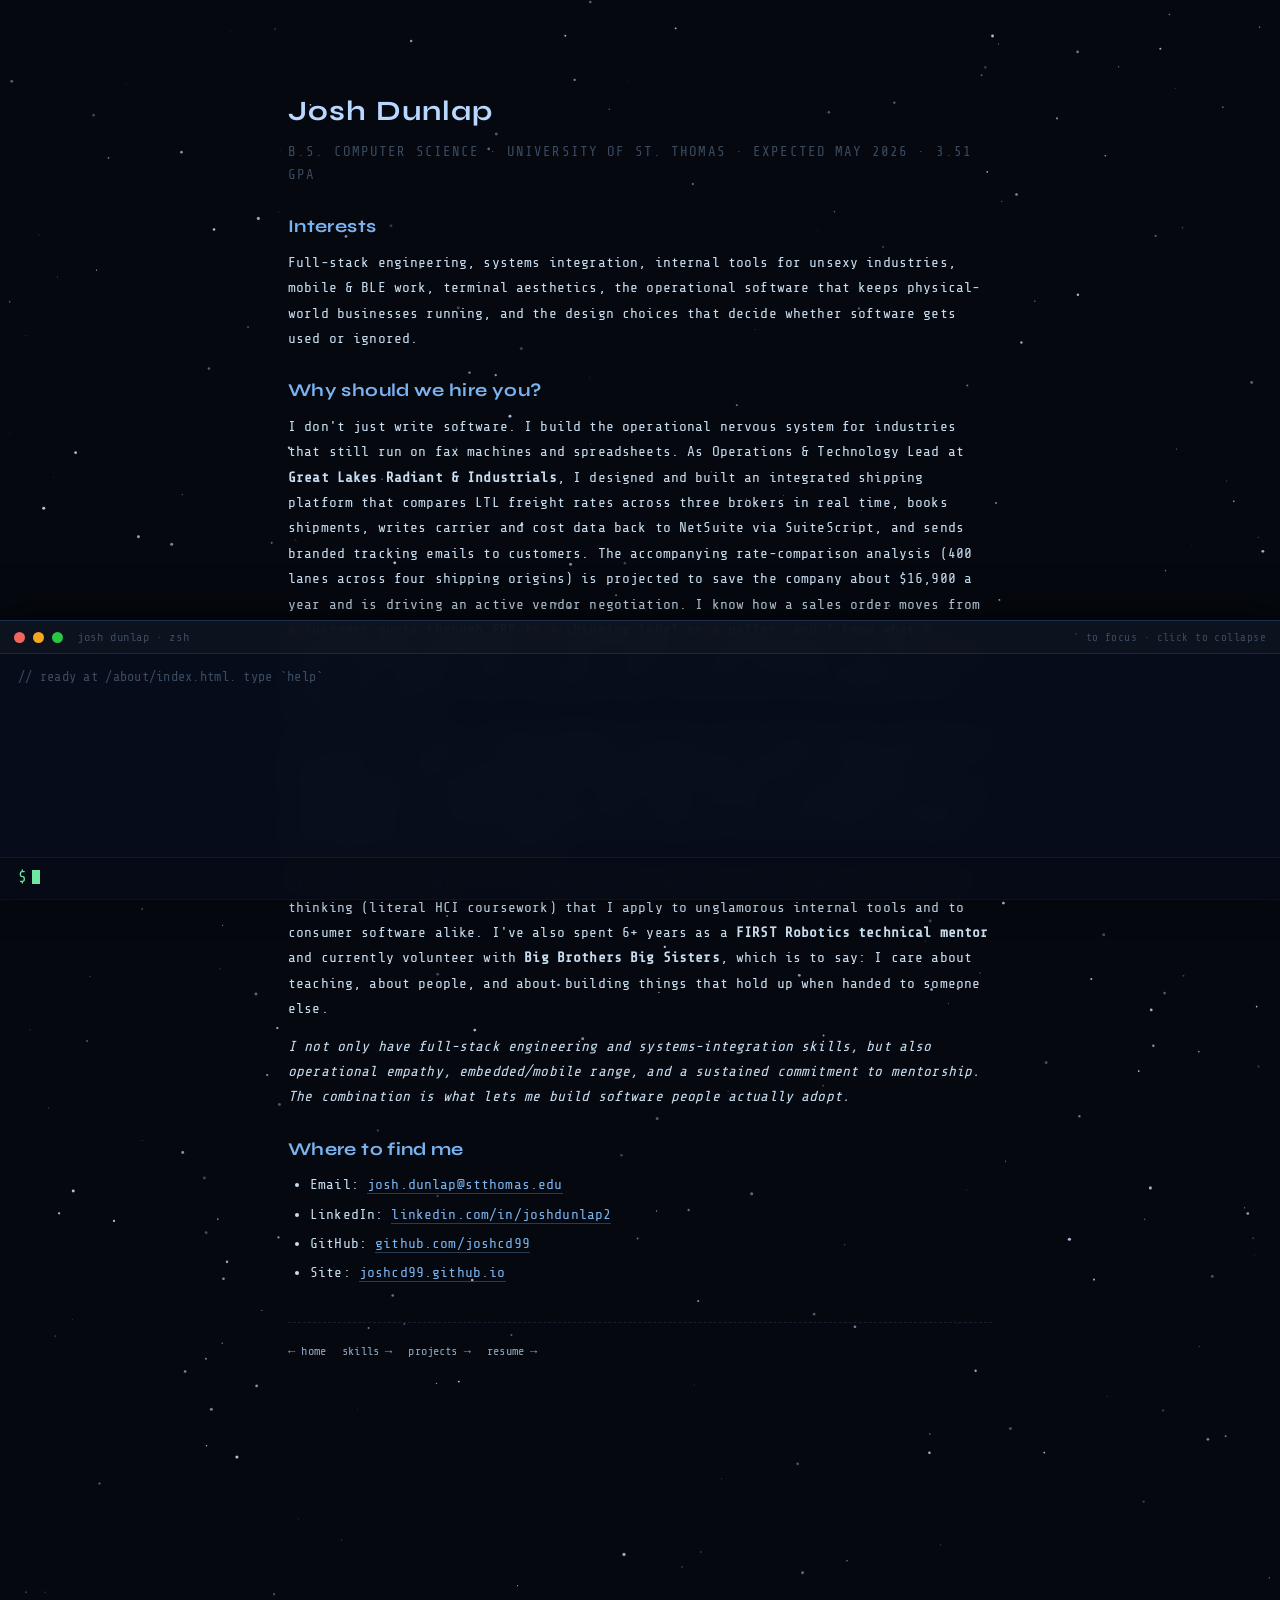
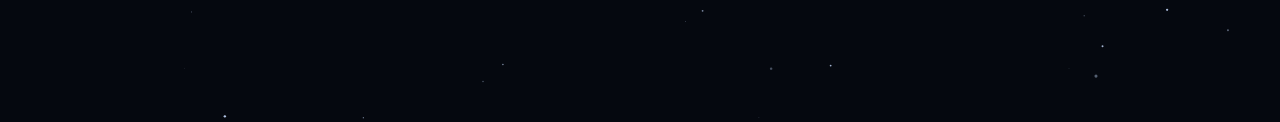
<file: about/index.html>
<!DOCTYPE html>
<html lang="en">
<head>
  <meta charset="UTF-8" />
  <meta name="viewport" content="width=device-width, initial-scale=1.0" />
  <base href="/">
  <title>Josh Dunlap · about</title>
  <meta name="description" content="Josh Dunlap, CS senior at the University of St. Thomas. Full-stack engineer, industrial-distribution domain fluency, human-centered builder." />
  <link rel="icon" type="image/svg+xml" href="[data-uri]" />
  <link rel="preconnect" href="https://fonts.googleapis.com" />
  <link href="https://fonts.googleapis.com/css2?family=Share+Tech+Mono&family=Syne:wght@400;700&display=swap" rel="stylesheet" />
  <link rel="stylesheet" href="assets/auriga.css" />
</head>
<body class="scroll-page">

<canvas id="stars-canvas"></canvas>

<main class="page">
  <h1 class="title">Josh Dunlap</h1>
      <h2 class="subtitle">B.S. Computer Science · University of St. Thomas · Expected May 2026 · 3.51 GPA</h2>

      <h3>Interests</h3>
      <p>Full-stack engineering, systems integration, internal tools for unsexy industries, mobile &amp; BLE work, terminal aesthetics, the operational software that keeps physical-world businesses running, and the design choices that decide whether software gets used or ignored.</p>

      <h3>Why should we hire you?</h3>
      <p>I don't just write software. I build the operational nervous system for industries that still run on fax machines and spreadsheets. As Operations &amp; Technology Lead at <strong>Great Lakes Radiant &amp; Industrials</strong>, I designed and built an integrated shipping platform that compares LTL freight rates across three brokers in real time, books shipments, writes carrier and cost data back to NetSuite via SuiteScript, and sends branded tracking emails to customers. The accompanying rate-comparison analysis (400 lanes across four shipping origins) is projected to save the company about $16,900 a year and is driving an active vendor negotiation. I know how a sales order moves from a customer quote through ERP to a shipping label on a pallet, and I know what a radiant heating loop actually is. Most CS grads can build CRUD apps; very few can sit with a sales engineer, walk a warehouse floor, and then write the middleware that connects all of it.</p>

      <p>I also have the range: at <strong>Punch Through</strong> I designed an OTA firmware-update workflow for BLE devices in Swift, and shipped SwiftUI/CoreBluetooth features in LightBlue (120,000+ MAUs). At <strong>TechSmith</strong> I built macOS Snagit features in Swift/Objective-C with SwiftUI/AppKit and led the background-noise-removal UI, delivered ahead of schedule with 95% positive on user surveys.</p>

      <p>My liberal-arts angle: a St. Thomas education pushed me toward human-centered design thinking (literal HCI coursework) that I apply to unglamorous internal tools and to consumer software alike. I've also spent 6+ years as a <strong>FIRST Robotics technical mentor</strong> and currently volunteer with <strong>Big Brothers Big Sisters</strong>, which is to say: I care about teaching, about people, and about building things that hold up when handed to someone else.</p>

      <p><em>I not only have full-stack engineering and systems-integration skills, but also operational empathy, embedded/mobile range, and a sustained commitment to mentorship. The combination is what lets me build software people actually adopt.</em></p>

      <h3>Where to find me</h3>
      <ul>
        <li>Email: <a href="mailto:josh.dunlap@stthomas.edu">josh.dunlap@stthomas.edu</a></li>
        <li>LinkedIn: <a href="https://linkedin.com/in/joshdunlap2" target="_blank" rel="noopener">linkedin.com/in/joshdunlap2</a></li>
        <li>GitHub: <a href="https://github.com/joshcd99" target="_blank" rel="noopener">github.com/joshcd99</a></li>
        <li>Site: <a href="./">joshcd99.github.io</a></li>
      </ul>

      <nav class="page-footer">
        <a href="./">← home</a>
        <a href="skills/">skills →</a>
        <a href="projects/">projects →</a>
        <a href="resume/">resume →</a>
      </nav>
    </main>

<div id="auriga-label">Auriga · The Charioteer</div>
<script src="assets/auriga.js"></script>
<script src="assets/terminal.js"></script>
<script>AurigaTerminal.mountDock();</script>
</body>
</html>
</file>
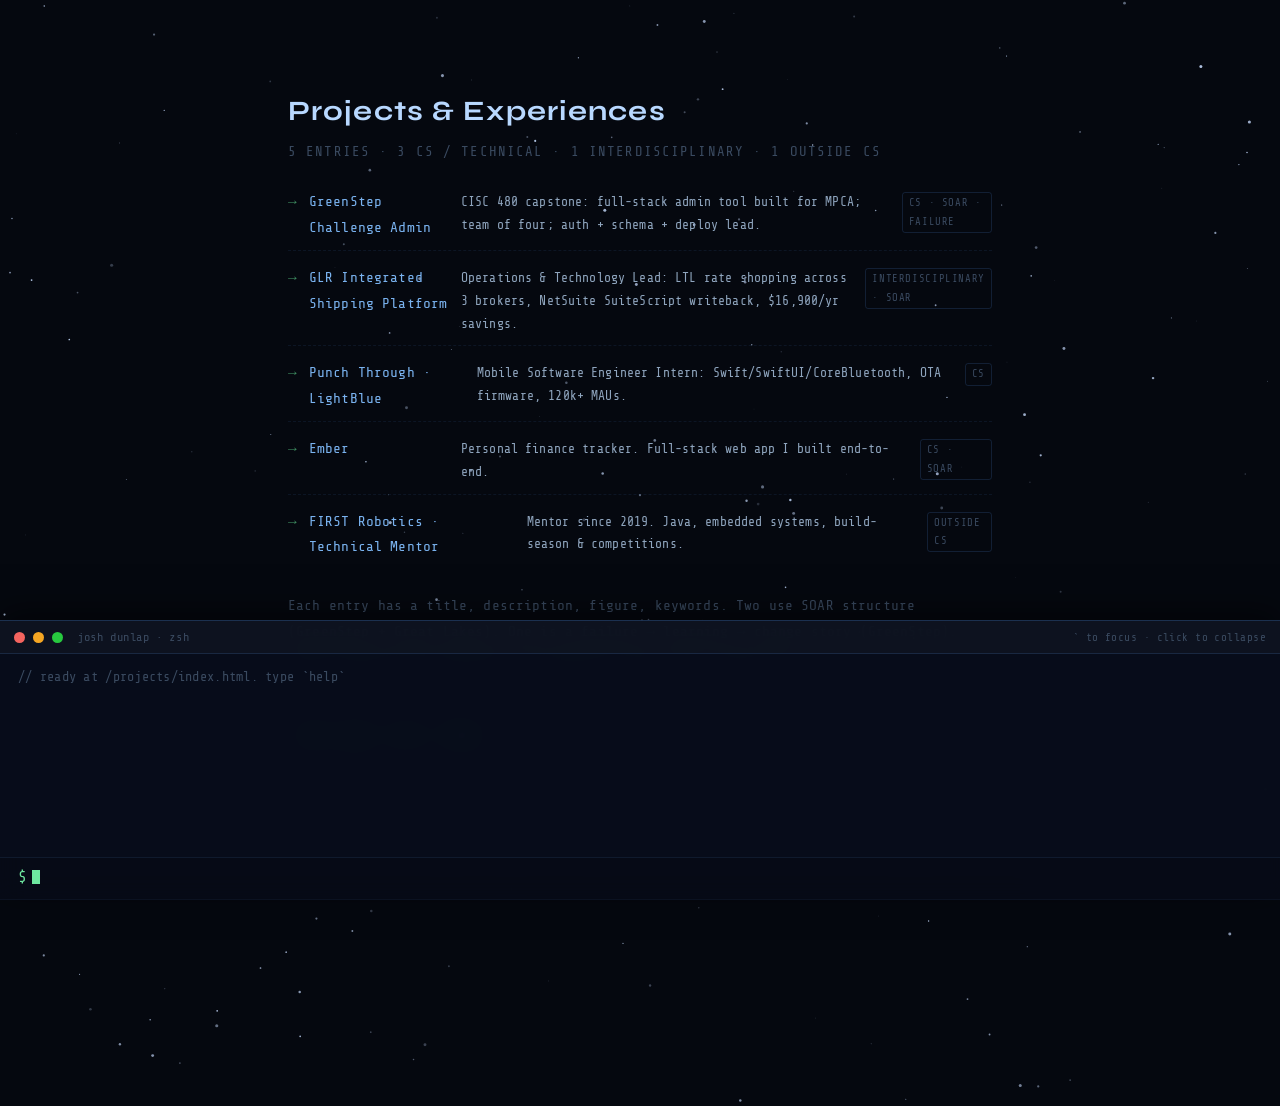
<file: projects/index.html>
<!DOCTYPE html>
<html lang="en">
<head>
  <meta charset="UTF-8" />
  <meta name="viewport" content="width=device-width, initial-scale=1.0" />
  <base href="/">
  <title>Josh Dunlap · projects</title>
  <link rel="icon" type="image/svg+xml" href="[data-uri]" />
  <link rel="preconnect" href="https://fonts.googleapis.com" />
  <link href="https://fonts.googleapis.com/css2?family=Share+Tech+Mono&family=Syne:wght@400;700&display=swap" rel="stylesheet" />
  <link rel="stylesheet" href="assets/auriga.css" />
</head>
<body class="scroll-page">

<canvas id="stars-canvas"></canvas>

<main class="page">
  <h1 class="title">Projects &amp; Experiences</h1>
      <h2 class="subtitle">5 entries · 3 CS / technical · 1 interdisciplinary · 1 outside CS</h2>

      <ul class="project-list">
        <li>
          <span class="arrow">→</span>
          <span class="name"><a href="projects/greenstep/">GreenStep Challenge Admin</a></span>
          <span class="desc">CISC 480 capstone: full-stack admin tool built for MPCA; team of four; auth + schema + deploy lead.</span>
          <span class="tag">CS · SOAR · Failure</span>
        </li>
        <li>
          <span class="arrow">→</span>
          <span class="name"><a href="projects/distribution/">GLR Integrated Shipping Platform</a></span>
          <span class="desc">Operations &amp; Technology Lead: LTL rate shopping across 3 brokers, NetSuite SuiteScript writeback, $16,900/yr savings.</span>
          <span class="tag">Interdisciplinary · SOAR</span>
        </li>
        <li>
          <span class="arrow">→</span>
          <span class="name"><a href="projects/punch-through/">Punch Through · LightBlue</a></span>
          <span class="desc">Mobile Software Engineer Intern: Swift/SwiftUI/CoreBluetooth, OTA firmware, 120k+ MAUs.</span>
          <span class="tag">CS</span>
        </li>
        <li>
          <span class="arrow">→</span>
          <span class="name"><a href="projects/ember/">Ember</a></span>
          <span class="desc">Personal finance tracker. Full-stack web app I built end-to-end.</span>
          <span class="tag">CS · SOAR</span>
        </li>
        <li>
          <span class="arrow">→</span>
          <span class="name"><a href="projects/first-robotics/">FIRST Robotics · Technical Mentor</a></span>
          <span class="desc">Mentor since 2019. Java, embedded systems, build-season &amp; competitions.</span>
          <span class="tag">Outside CS</span>
        </li>
      </ul>

      <p class="dim" style="margin-top: 24px;">Each entry has a title, description, figure, keywords. Two use SOAR structure (GreenStep + Great Lakes). One is a failure → learning → change story (GreenStep). Group capstone has personal contribution explicitly called out.</p>

      <nav class="page-footer">
        <a href="./">← home</a>
        <a href="about/">about</a>
        <a href="skills/">skills</a>
        <a href="resume/">resume</a>
      </nav>
    </main>

<div id="auriga-label">Auriga · The Charioteer</div>
<script src="assets/auriga.js"></script>
<script src="assets/terminal.js"></script>
<script>AurigaTerminal.mountDock();</script>
</body>
</html>
</file>
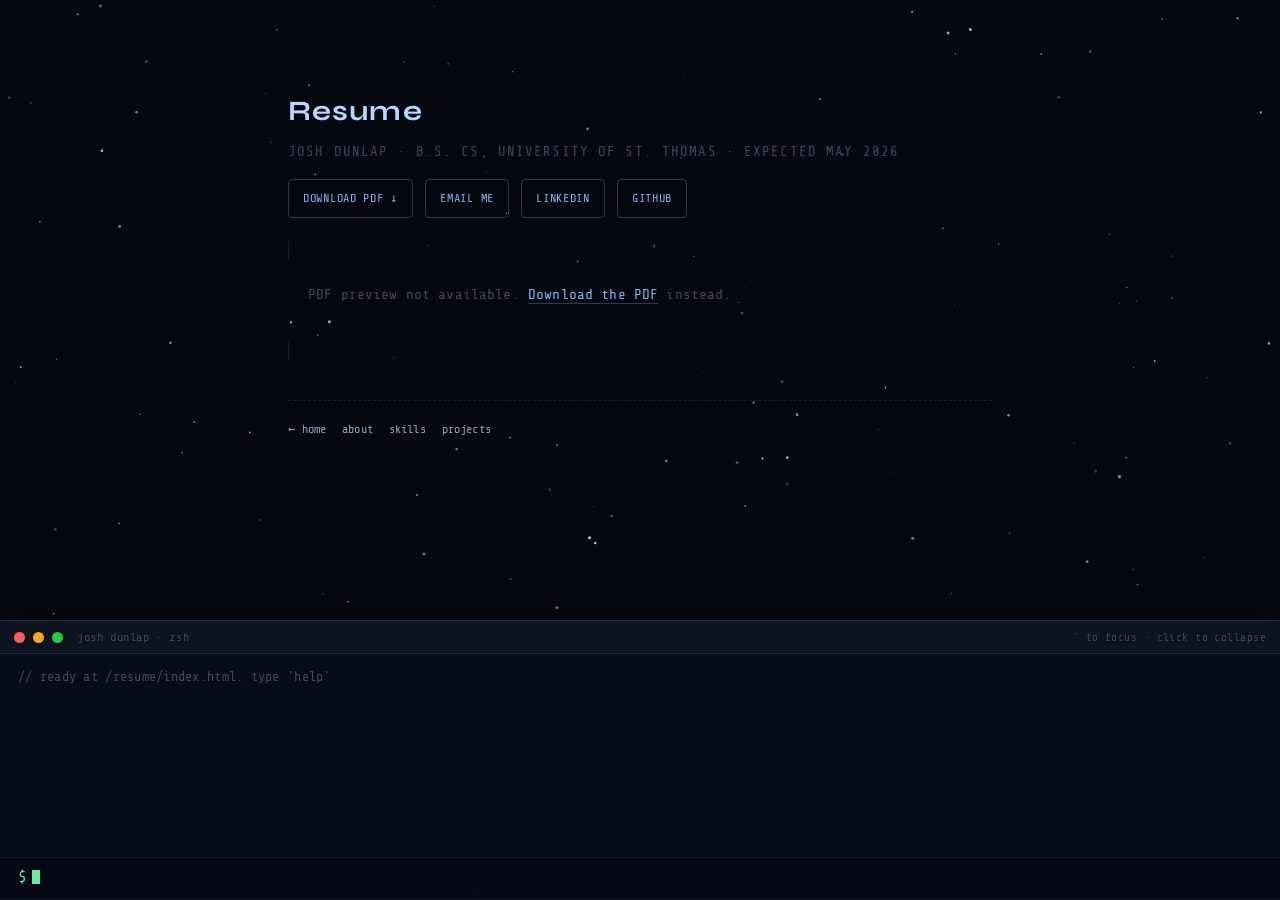
<file: resume/index.html>
<!DOCTYPE html>
<html lang="en">
<head>
  <meta charset="UTF-8" />
  <meta name="viewport" content="width=device-width, initial-scale=1.0" />
  <base href="/">
  <title>Josh Dunlap · resume</title>
  <link rel="icon" type="image/svg+xml" href="[data-uri]" />
  <link rel="preconnect" href="https://fonts.googleapis.com" />
  <link href="https://fonts.googleapis.com/css2?family=Share+Tech+Mono&family=Syne:wght@400;700&display=swap" rel="stylesheet" />
  <link rel="stylesheet" href="assets/auriga.css" />
  <style>
    .resume-actions {
      display: flex; flex-wrap: wrap; gap: 12px;
      margin: 16px 0 20px;
    }
    .resume-actions a {
      padding: 8px 14px;
      border: 1px solid rgba(122,179,240,0.3);
      border-radius: 4px;
      font-size: 12px;
      letter-spacing: 0.06em;
      text-transform: uppercase;
      color: var(--blue);
    }
    .resume-actions a:hover {
      color: var(--blue-bright);
      border-color: rgba(180,215,255,0.6);
      background: rgba(122,179,240,0.05);
    }
    .resume-embed {
      width: 100%;
      min-height: 720px;
      border: 1px solid var(--border);
      border-radius: 4px;
      background: rgba(0,0,0,0.3);
    }
    .resume-body {
      margin-top: 24px;
      padding: 24px 28px;
      background: rgba(122,179,240,0.03);
      border: 1px solid var(--border);
      border-radius: 4px;
    }
    .resume-body h3 {
      font-family: 'Share Tech Mono', monospace;
      font-size: 12px;
      color: var(--green);
      letter-spacing: 0.12em;
      text-transform: uppercase;
      margin: 20px 0 8px;
      padding-bottom: 4px;
      border-bottom: 1px dashed rgba(80,140,220,0.2);
    }
    .resume-body h3:first-child { margin-top: 0; }
    .resume-body .entry-head {
      display: flex; justify-content: space-between; align-items: baseline;
      flex-wrap: wrap; gap: 6px;
      margin-top: 10px;
    }
    .resume-body .entry-head .role { color: var(--blue); font-weight: 700; }
    .resume-body .entry-head .org { color: var(--text-dim); }
    .resume-body .entry-head .when { color: var(--muted); font-size: 12px; }
    .resume-body ul { margin: 6px 0 12px; padding-left: 18px; }
    .resume-body li { font-size: 13.5px; line-height: 1.65; margin-bottom: 3px; }
  </style>
</head>
<body class="scroll-page">

<canvas id="stars-canvas"></canvas>

<main class="page">
  <h1 class="title">Resume</h1>
      <h2 class="subtitle">Josh Dunlap · B.S. CS, University of St. Thomas · Expected May 2026</h2>

      <div class="resume-actions">
        <a href="resume/josh-dunlap-resume.pdf" target="_blank" rel="noopener">Download PDF ↓</a>
        <a href="mailto:josh.dunlap@stthomas.edu">Email me</a>
        <a href="https://linkedin.com/in/joshdunlap2" target="_blank" rel="noopener">LinkedIn</a>
        <a href="https://github.com/joshcd99" target="_blank" rel="noopener">GitHub</a>
      </div>

      <object class="resume-embed" data="resume/josh-dunlap-resume.pdf" type="application/pdf">
        <p class="dim" style="padding: 20px;">PDF preview not available. <a href="resume/josh-dunlap-resume.pdf">Download the PDF</a> instead.</p>
      </object>


      <nav class="page-footer">
        <a href="./">← home</a>
        <a href="about/">about</a>
        <a href="skills/">skills</a>
        <a href="projects/">projects</a>
      </nav>
    </main>

<div id="auriga-label">Auriga · The Charioteer</div>
<script src="assets/auriga.js"></script>
<script src="assets/terminal.js"></script>
<script>AurigaTerminal.mountDock();</script>
</body>
</html>
</file>
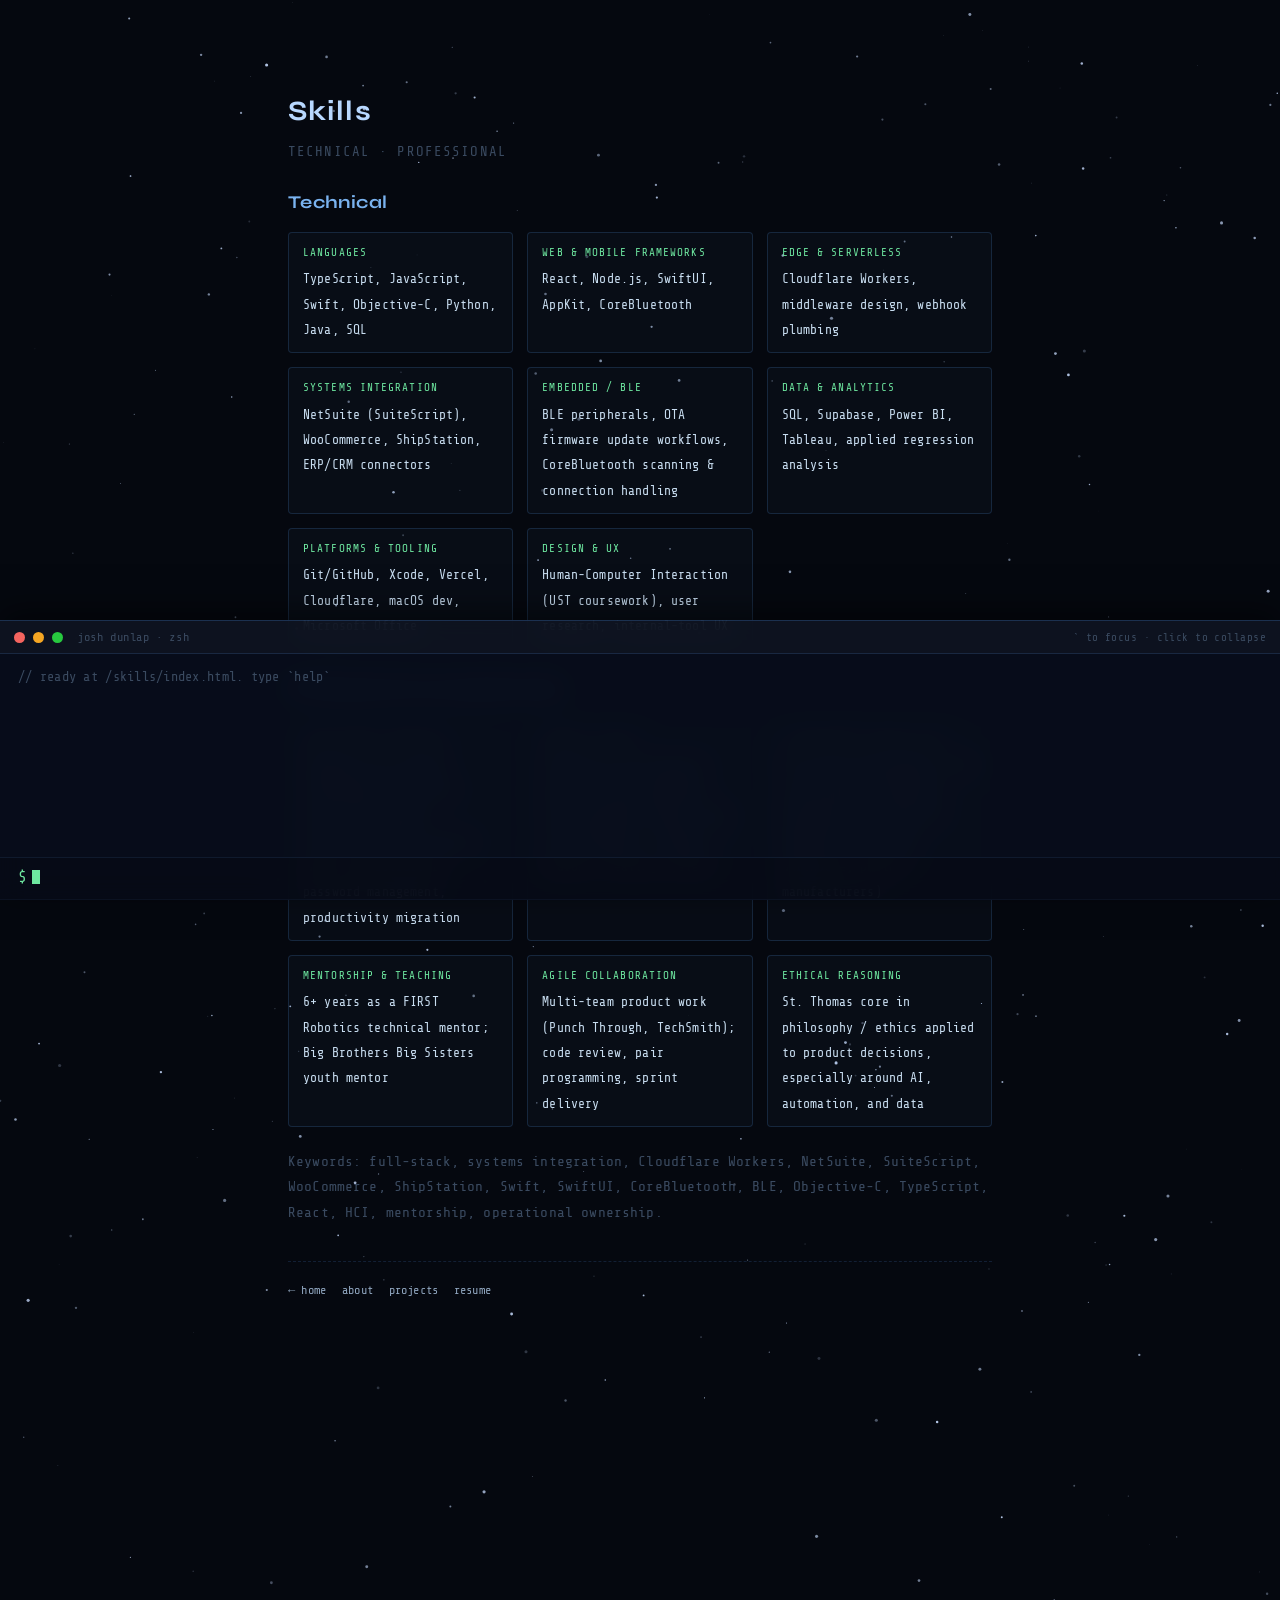
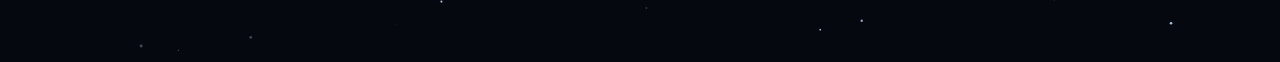
<file: skills/index.html>
<!DOCTYPE html>
<html lang="en">
<head>
  <meta charset="UTF-8" />
  <meta name="viewport" content="width=device-width, initial-scale=1.0" />
  <base href="/">
  <title>Josh Dunlap · skills</title>
  <link rel="icon" type="image/svg+xml" href="[data-uri]" />
  <link rel="preconnect" href="https://fonts.googleapis.com" />
  <link href="https://fonts.googleapis.com/css2?family=Share+Tech+Mono&family=Syne:wght@400;700&display=swap" rel="stylesheet" />
  <link rel="stylesheet" href="assets/auriga.css" />
</head>
<body class="scroll-page">

<canvas id="stars-canvas"></canvas>

<main class="page">
  <h1 class="title">Skills</h1>
      <h2 class="subtitle">technical &middot; professional</h2>

      <h3>Technical</h3>
      <ul class="skill-grid">
        <li>
          <span class="skill-label">Languages</span>
          <span class="skill-items">TypeScript, JavaScript, Swift, Objective-C, Python, Java, SQL</span>
        </li>
        <li>
          <span class="skill-label">Web &amp; mobile frameworks</span>
          <span class="skill-items">React, Node.js, SwiftUI, AppKit, CoreBluetooth</span>
        </li>
        <li>
          <span class="skill-label">Edge &amp; serverless</span>
          <span class="skill-items">Cloudflare Workers, middleware design, webhook plumbing</span>
        </li>
        <li>
          <span class="skill-label">Systems integration</span>
          <span class="skill-items">NetSuite (SuiteScript), WooCommerce, ShipStation, ERP/CRM connectors</span>
        </li>
        <li>
          <span class="skill-label">Embedded / BLE</span>
          <span class="skill-items">BLE peripherals, OTA firmware update workflows, CoreBluetooth scanning &amp; connection handling</span>
        </li>
        <li>
          <span class="skill-label">Data &amp; analytics</span>
          <span class="skill-items">SQL, Supabase, Power BI, Tableau, applied regression analysis</span>
        </li>
        <li>
          <span class="skill-label">Platforms &amp; tooling</span>
          <span class="skill-items">Git/GitHub, Xcode, Vercel, Cloudflare, macOS dev, Microsoft Office</span>
        </li>
        <li>
          <span class="skill-label">Design &amp; UX</span>
          <span class="skill-items">Human-Computer Interaction (UST coursework), user research, internal-tool UX</span>
        </li>
      </ul>

      <h3>Professional competencies</h3>
      <ul class="skill-grid">
        <li>
          <span class="skill-label">Operational ownership</span>
          <span class="skill-items">Leading cross-system technology initiatives across five office locations: ERP scripting, email infrastructure, password management, productivity migration</span>
        </li>
        <li>
          <span class="skill-label">Domain fluency</span>
          <span class="skill-items">Industrial distribution: order-to-ship workflows, sales-engineer needs, lead-time economics; radiant / hydronic heating systems</span>
        </li>
        <li>
          <span class="skill-label">Stakeholder translation</span>
          <span class="skill-items">Eliciting requirements from non-technical operators; building tools that get adopted (sales team, warehouse, partner manufacturers)</span>
        </li>
        <li>
          <span class="skill-label">Mentorship &amp; teaching</span>
          <span class="skill-items">6+ years as a FIRST Robotics technical mentor; Big Brothers Big Sisters youth mentor</span>
        </li>
        <li>
          <span class="skill-label">Agile collaboration</span>
          <span class="skill-items">Multi-team product work (Punch Through, TechSmith); code review, pair programming, sprint delivery</span>
        </li>
        <li>
          <span class="skill-label">Ethical reasoning</span>
          <span class="skill-items">St. Thomas core in philosophy / ethics applied to product decisions, especially around AI, automation, and data</span>
        </li>
      </ul>

      <p class="dim">Keywords: full-stack, systems integration, Cloudflare Workers, NetSuite, SuiteScript, WooCommerce, ShipStation, Swift, SwiftUI, CoreBluetooth, BLE, Objective-C, TypeScript, React, HCI, mentorship, operational ownership.</p>

      <nav class="page-footer">
        <a href="./">← home</a>
        <a href="about/">about</a>
        <a href="projects/">projects</a>
        <a href="resume/">resume</a>
      </nav>
    </main>

<div id="auriga-label">Auriga · The Charioteer</div>
<script src="assets/auriga.js"></script>
<script src="assets/terminal.js"></script>
<script>AurigaTerminal.mountDock();</script>
</body>
</html>
</file>
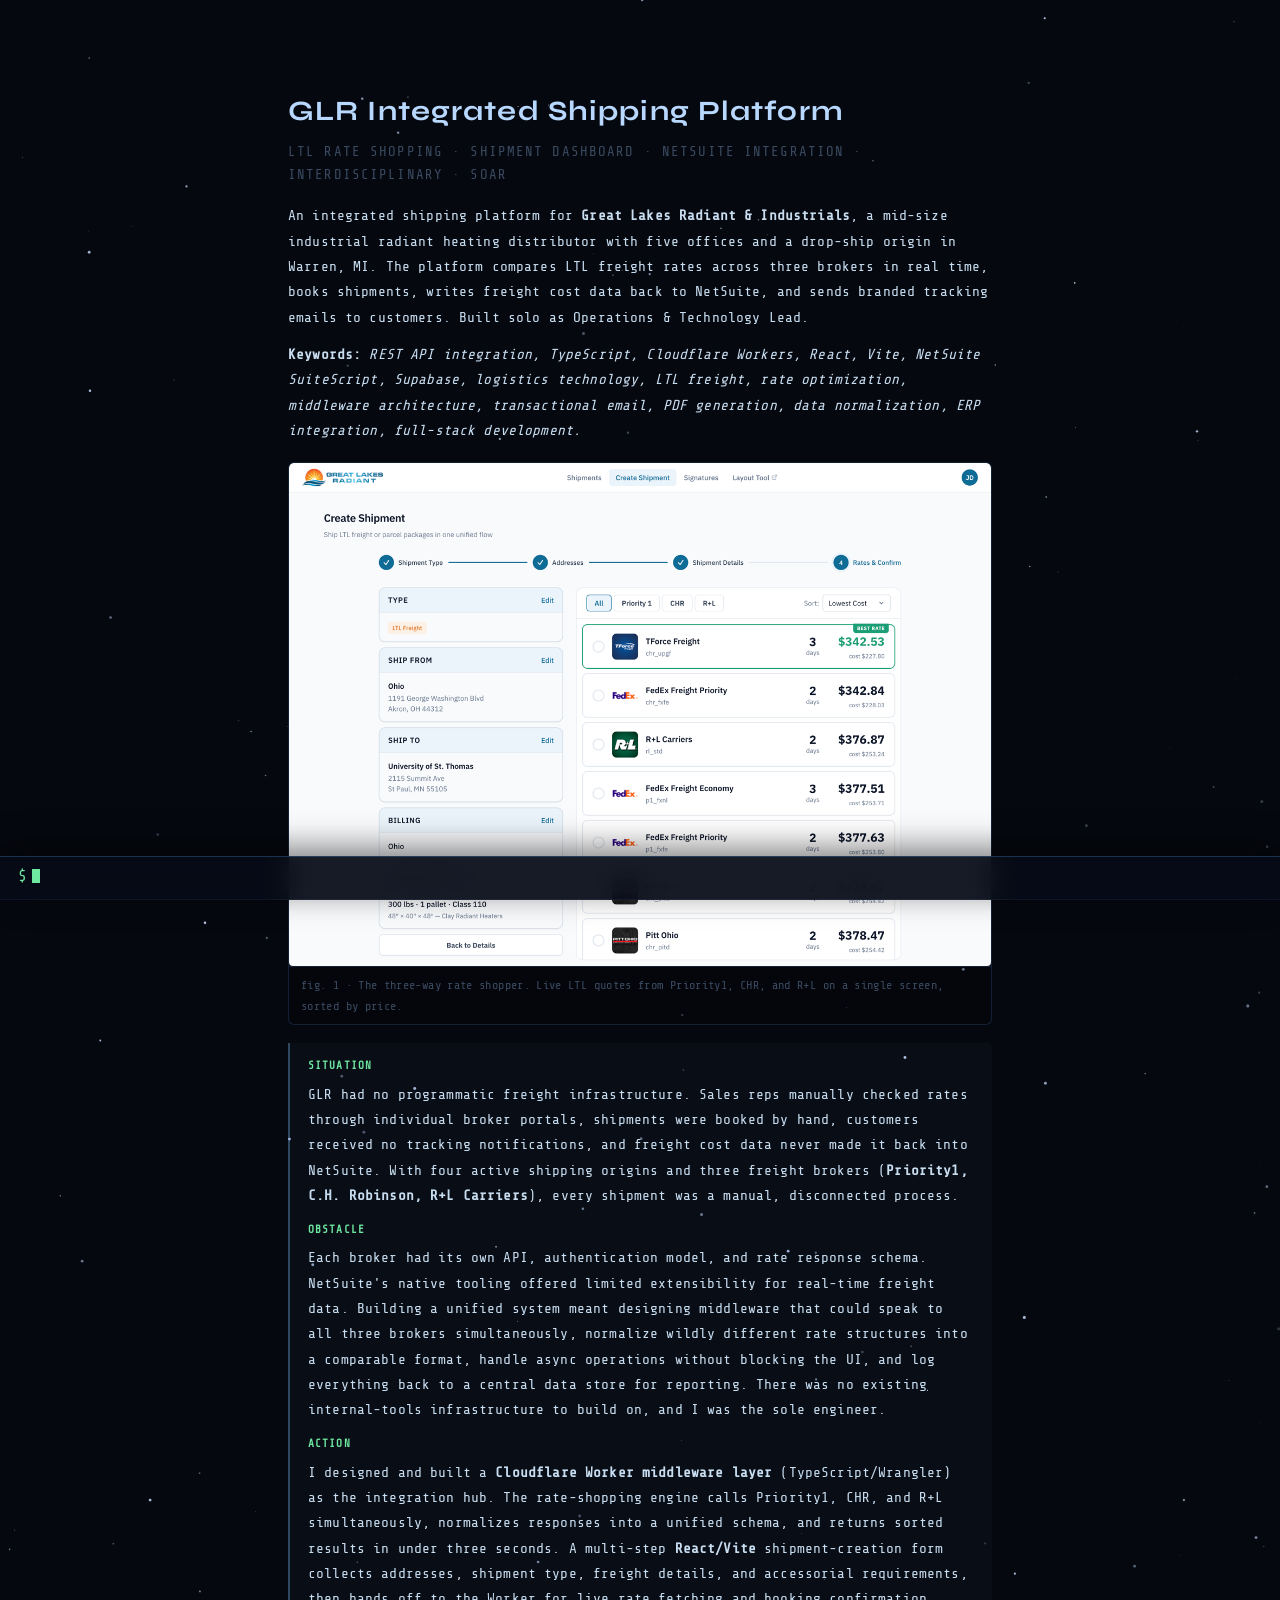
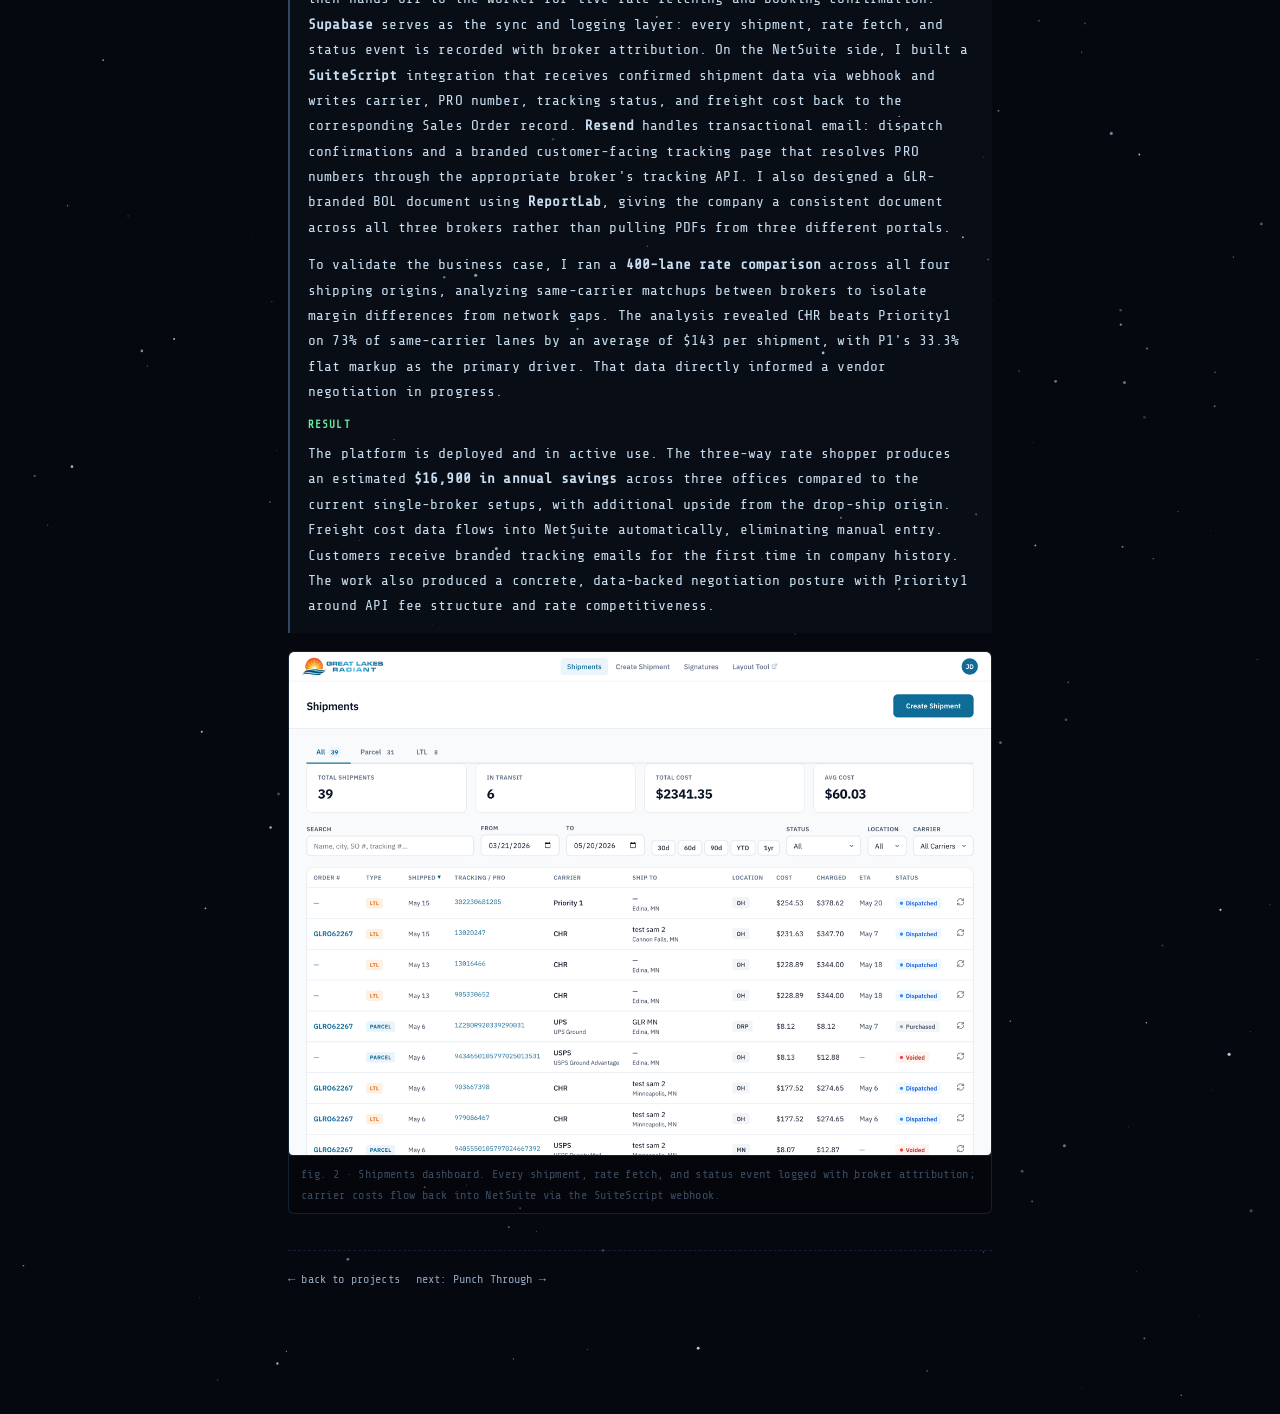
<file: projects/distribution/index.html>
<!DOCTYPE html>
<html lang="en">
<head>
  <meta charset="UTF-8" />
  <meta name="viewport" content="width=device-width, initial-scale=1.0" />
  <base href="/">
  <title>Josh Dunlap · GLR Shipping Platform</title>
  <link rel="icon" type="image/svg+xml" href="[data-uri]" />
  <link rel="preconnect" href="https://fonts.googleapis.com" />
  <link href="https://fonts.googleapis.com/css2?family=Share+Tech+Mono&family=Syne:wght@400;700&display=swap" rel="stylesheet" />
  <link rel="stylesheet" href="assets/auriga.css" />
</head>
<body class="scroll-page">

<canvas id="stars-canvas"></canvas>

<main class="page">
  <h1 class="title">GLR Integrated Shipping Platform</h1>
  <h2 class="subtitle">LTL rate shopping &middot; shipment dashboard &middot; NetSuite integration &middot; Interdisciplinary &middot; SOAR</h2>

  <p>An integrated shipping platform for <strong>Great Lakes Radiant &amp; Industrials</strong>, a mid-size industrial radiant heating distributor with five offices and a drop-ship origin in Warren, MI. The platform compares LTL freight rates across three brokers in real time, books shipments, writes freight cost data back to NetSuite, and sends branded tracking emails to customers. Built solo as Operations &amp; Technology Lead.</p>

  <p><strong>Keywords:</strong> <em>REST API integration, TypeScript, Cloudflare Workers, React, Vite, NetSuite SuiteScript, Supabase, logistics technology, LTL freight, rate optimization, middleware architecture, transactional email, PDF generation, data normalization, ERP integration, full-stack development.</em></p>

  <div class="figure">
    <img src="assets/glr-ltl-quoting.png" alt="Create Shipment flow at the Rates & Confirm step, showing live LTL quotes from Priority1, CHR, and R+L brokers with the cheapest option highlighted as 'BEST RATE'." />
    <div class="caption">fig. 1 &middot; The three-way rate shopper. Live LTL quotes from Priority1, CHR, and R+L on a single screen, sorted by price.</div>
  </div>

  <div class="story">
    <h4>Situation</h4>
    <p>GLR had no programmatic freight infrastructure. Sales reps manually checked rates through individual broker portals, shipments were booked by hand, customers received no tracking notifications, and freight cost data never made it back into NetSuite. With four active shipping origins and three freight brokers (<strong>Priority1, C.H. Robinson, R+L Carriers</strong>), every shipment was a manual, disconnected process.</p>

    <h4>Obstacle</h4>
    <p>Each broker had its own API, authentication model, and rate response schema. NetSuite's native tooling offered limited extensibility for real-time freight data. Building a unified system meant designing middleware that could speak to all three brokers simultaneously, normalize wildly different rate structures into a comparable format, handle async operations without blocking the UI, and log everything back to a central data store for reporting. There was no existing internal-tools infrastructure to build on, and I was the sole engineer.</p>

    <h4>Action</h4>
    <p>I designed and built a <strong>Cloudflare Worker middleware layer</strong> (TypeScript/Wrangler) as the integration hub. The rate-shopping engine calls Priority1, CHR, and R+L simultaneously, normalizes responses into a unified schema, and returns sorted results in under three seconds. A multi-step <strong>React/Vite</strong> shipment-creation form collects addresses, shipment type, freight details, and accessorial requirements, then hands off to the Worker for live rate fetching and booking confirmation. <strong>Supabase</strong> serves as the sync and logging layer: every shipment, rate fetch, and status event is recorded with broker attribution. On the NetSuite side, I built a <strong>SuiteScript</strong> integration that receives confirmed shipment data via webhook and writes carrier, PRO number, tracking status, and freight cost back to the corresponding Sales Order record. <strong>Resend</strong> handles transactional email: dispatch confirmations and a branded customer-facing tracking page that resolves PRO numbers through the appropriate broker's tracking API. I also designed a GLR-branded BOL document using <strong>ReportLab</strong>, giving the company a consistent document across all three brokers rather than pulling PDFs from three different portals.</p>
    <p>To validate the business case, I ran a <strong>400-lane rate comparison</strong> across all four shipping origins, analyzing same-carrier matchups between brokers to isolate margin differences from network gaps. The analysis revealed CHR beats Priority1 on 73% of same-carrier lanes by an average of $143 per shipment, with P1's 33.3% flat markup as the primary driver. That data directly informed a vendor negotiation in progress.</p>

    <h4>Result</h4>
    <p>The platform is deployed and in active use. The three-way rate shopper produces an estimated <strong>$16,900 in annual savings</strong> across three offices compared to the current single-broker setups, with additional upside from the drop-ship origin. Freight cost data flows into NetSuite automatically, eliminating manual entry. Customers receive branded tracking emails for the first time in company history. The work also produced a concrete, data-backed negotiation posture with Priority1 around API fee structure and rate competitiveness.</p>
  </div>

  <div class="figure">
    <img src="assets/glr-shipments-dashboard.png" alt="Shipments dashboard showing 39 total shipments, $2,341.35 total cost, $60.03 average cost, and a table of recent shipments with carrier attribution, PRO numbers, locations, and dispatch status across LTL and parcel modes." />
    <div class="caption">fig. 2 &middot; Shipments dashboard. Every shipment, rate fetch, and status event logged with broker attribution; carrier costs flow back into NetSuite via the SuiteScript webhook.</div>
  </div>

  <nav class="page-footer">
    <a href="projects/">← back to projects</a>
    <a href="projects/punch-through/">next: Punch Through →</a>
  </nav>
</main>

<div id="auriga-label">Auriga · The Charioteer</div>
<script src="assets/auriga.js"></script>
<script src="assets/terminal.js"></script>
<script>AurigaTerminal.mountDock();</script>
</body>
</html>
</file>
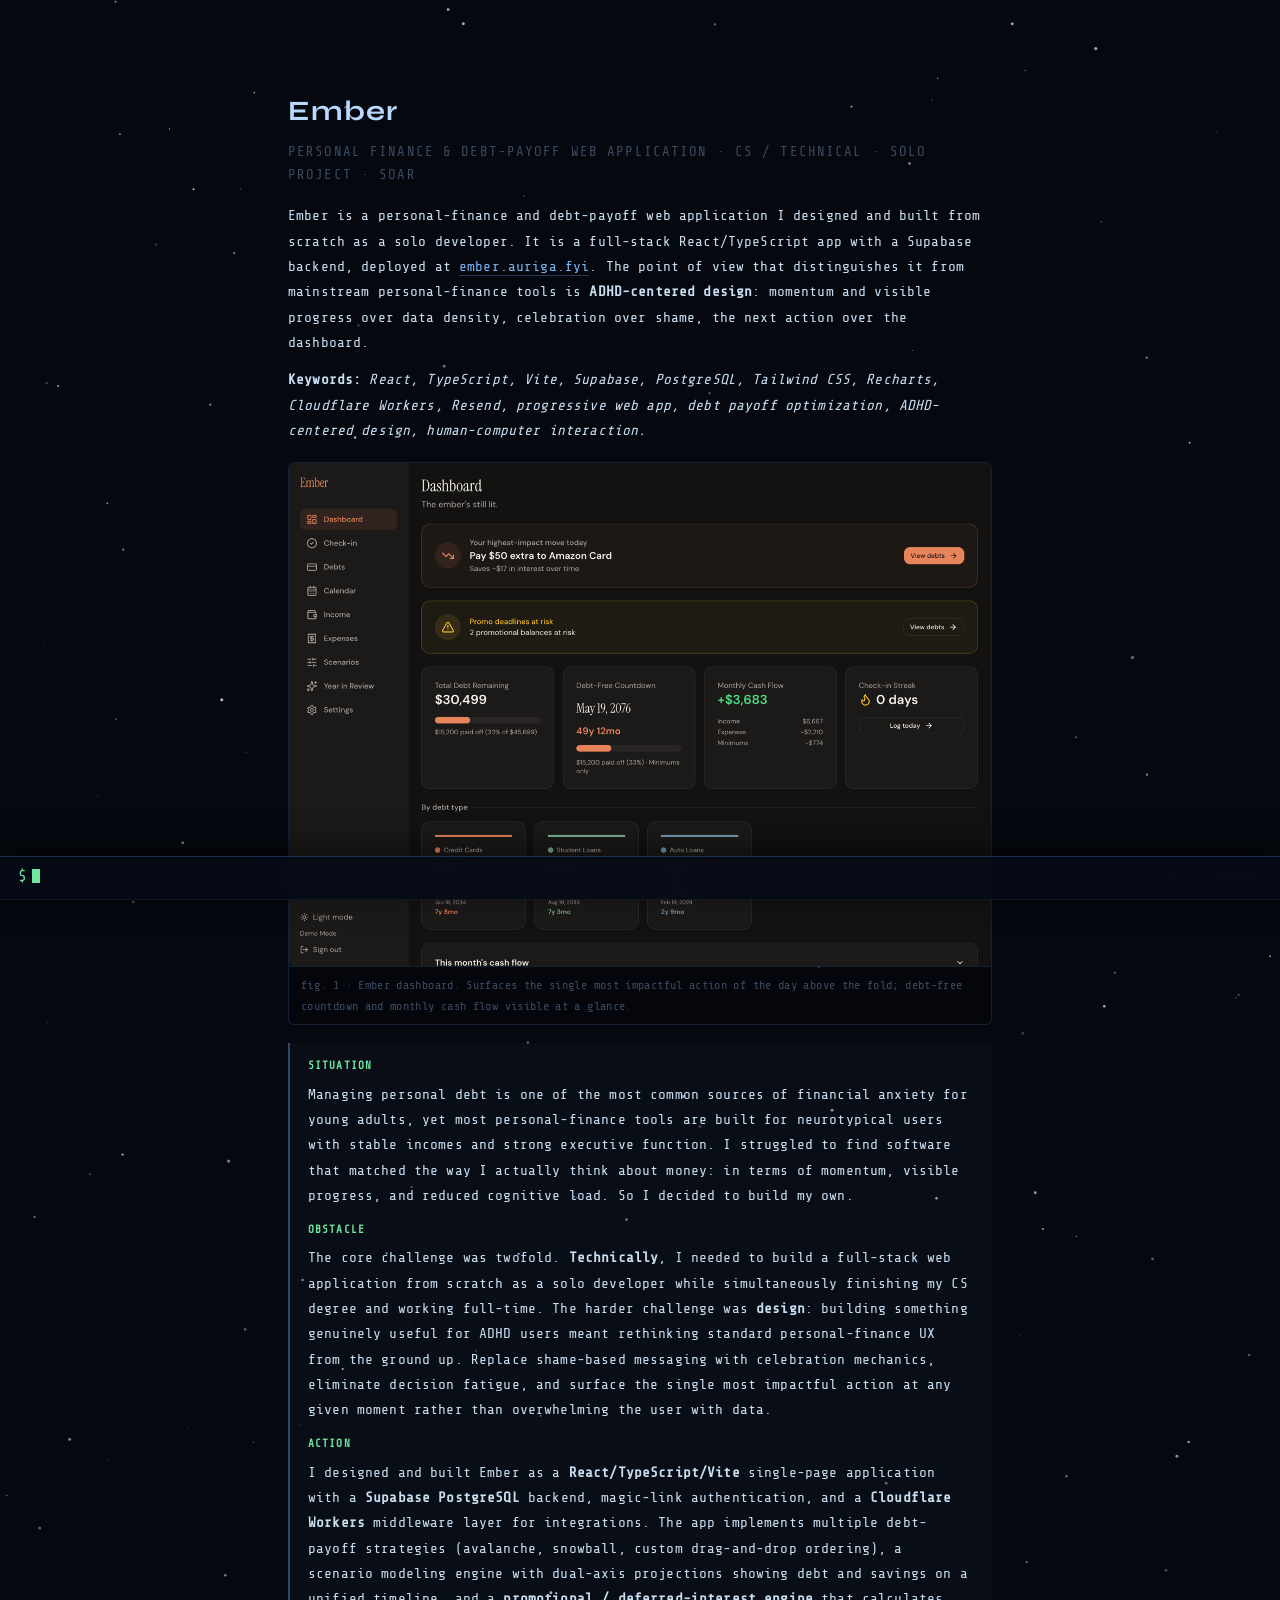
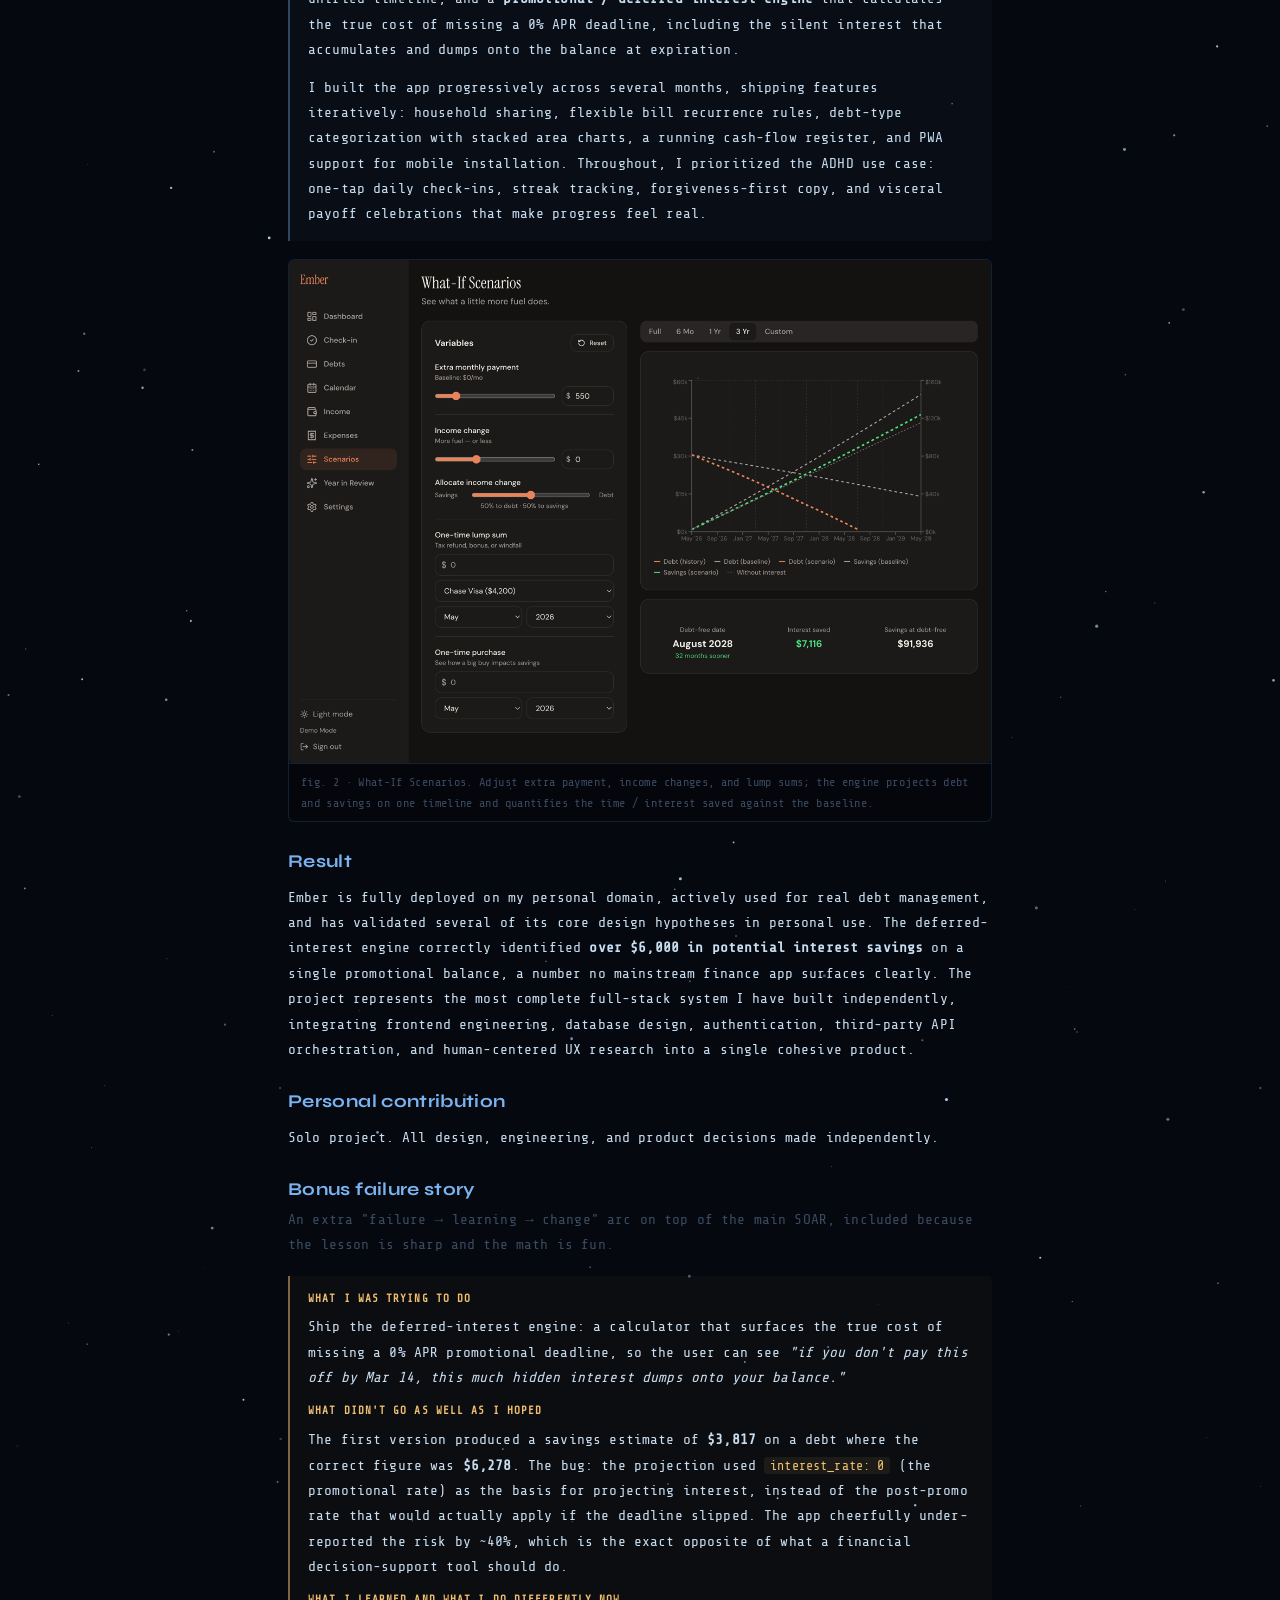
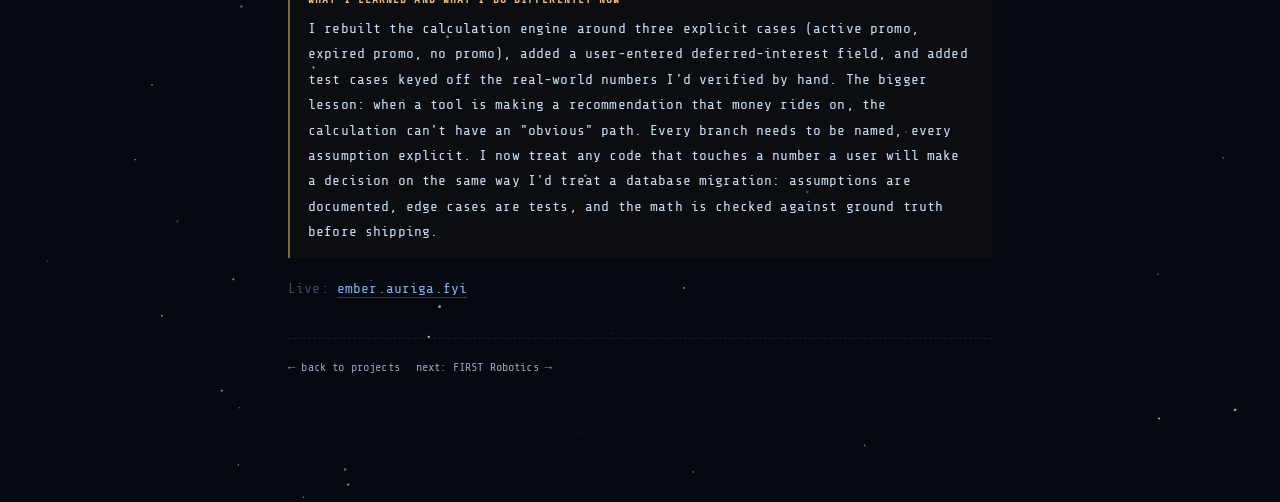
<file: projects/ember/index.html>
<!DOCTYPE html>
<html lang="en">
<head>
  <meta charset="UTF-8" />
  <meta name="viewport" content="width=device-width, initial-scale=1.0" />
  <base href="/">
  <title>Josh Dunlap · Ember</title>
  <link rel="icon" type="image/svg+xml" href="[data-uri]" />
  <link rel="preconnect" href="https://fonts.googleapis.com" />
  <link href="https://fonts.googleapis.com/css2?family=Share+Tech+Mono&family=Syne:wght@400;700&display=swap" rel="stylesheet" />
  <link rel="stylesheet" href="assets/auriga.css" />
</head>
<body class="scroll-page">

<canvas id="stars-canvas"></canvas>

<main class="page">
  <h1 class="title">Ember</h1>
  <h2 class="subtitle">Personal finance &amp; debt-payoff web application &middot; CS / technical &middot; solo project &middot; SOAR</h2>

  <p>Ember is a personal-finance and debt-payoff web application I designed and built from scratch as a solo developer. It is a full-stack React/TypeScript app with a Supabase backend, deployed at <a href="https://ember.auriga.fyi" target="_blank" rel="noopener">ember.auriga.fyi</a>. The point of view that distinguishes it from mainstream personal-finance tools is <strong>ADHD-centered design</strong>: momentum and visible progress over data density, celebration over shame, the next action over the dashboard.</p>

  <p><strong>Keywords:</strong> <em>React, TypeScript, Vite, Supabase, PostgreSQL, Tailwind CSS, Recharts, Cloudflare Workers, Resend, progressive web app, debt payoff optimization, ADHD-centered design, human-computer interaction.</em></p>

  <div class="figure">
    <img src="assets/ember-dashboard.png" alt="Ember dashboard. Top: 'Your highest-impact move today: Pay $50 extra to Amazon Card. Saves ~$17 in interest over time.' Stat cards: Total Debt Remaining $30,499 (33% paid off), Debt-Free Countdown May 19, 2076 (49y 12mo), Monthly Cash Flow +$3,683, Check-in Streak 0 days. Per-debt-type tiles for Credit Cards, Student Loans, and Auto Loans." />
    <div class="caption">fig. 1 &middot; Ember dashboard. Surfaces the single most impactful action of the day above the fold; debt-free countdown and monthly cash flow visible at a glance.</div>
  </div>

  <div class="story">
    <h4>Situation</h4>
    <p>Managing personal debt is one of the most common sources of financial anxiety for young adults, yet most personal-finance tools are built for neurotypical users with stable incomes and strong executive function. I struggled to find software that matched the way I actually think about money: in terms of momentum, visible progress, and reduced cognitive load. So I decided to build my own.</p>

    <h4>Obstacle</h4>
    <p>The core challenge was twofold. <strong>Technically</strong>, I needed to build a full-stack web application from scratch as a solo developer while simultaneously finishing my CS degree and working full-time. The harder challenge was <strong>design</strong>: building something genuinely useful for ADHD users meant rethinking standard personal-finance UX from the ground up. Replace shame-based messaging with celebration mechanics, eliminate decision fatigue, and surface the single most impactful action at any given moment rather than overwhelming the user with data.</p>

    <h4>Action</h4>
    <p>I designed and built Ember as a <strong>React/TypeScript/Vite</strong> single-page application with a <strong>Supabase PostgreSQL</strong> backend, magic-link authentication, and a <strong>Cloudflare Workers</strong> middleware layer for integrations. The app implements multiple debt-payoff strategies (avalanche, snowball, custom drag-and-drop ordering), a scenario modeling engine with dual-axis projections showing debt and savings on a unified timeline, and a <strong>promotional / deferred-interest engine</strong> that calculates the true cost of missing a 0% APR deadline, including the silent interest that accumulates and dumps onto the balance at expiration.</p>
    <p>I built the app progressively across several months, shipping features iteratively: household sharing, flexible bill recurrence rules, debt-type categorization with stacked area charts, a running cash-flow register, and PWA support for mobile installation. Throughout, I prioritized the ADHD use case: one-tap daily check-ins, streak tracking, forgiveness-first copy, and visceral payoff celebrations that make progress feel real.</p>
  </div>

  <div class="figure">
    <img src="assets/ember-scenarios.png" alt="Ember What-If Scenarios view. Left panel: variables for extra monthly payment ($550), income change, allocation of income change between debt and savings, one-time lump sum, and one-time purchase. Right panel: dual-axis projection chart showing debt (history, baseline, scenario) and savings (baseline, scenario) over a 3-year window. Bottom-right summary: debt-free date August 2028, interest saved $7,116, savings at debt-free $91,936, 32 months sooner." />
    <div class="caption">fig. 2 &middot; What-If Scenarios. Adjust extra payment, income changes, and lump sums; the engine projects debt and savings on one timeline and quantifies the time / interest saved against the baseline.</div>
  </div>

  <h3>Result</h3>
  <p>Ember is fully deployed on my personal domain, actively used for real debt management, and has validated several of its core design hypotheses in personal use. The deferred-interest engine correctly identified <strong>over $6,000 in potential interest savings</strong> on a single promotional balance, a number no mainstream finance app surfaces clearly. The project represents the most complete full-stack system I have built independently, integrating frontend engineering, database design, authentication, third-party API orchestration, and human-centered UX research into a single cohesive product.</p>

  <h3>Personal contribution</h3>
  <p>Solo project. All design, engineering, and product decisions made independently.</p>

  <h3>Bonus failure story</h3>
  <p class="dim" style="margin-top:-6px; margin-bottom: 8px;">An extra "failure → learning → change" arc on top of the main SOAR, included because the lesson is sharp and the math is fun.</p>
  <div class="story failure">
    <h4>What I was trying to do</h4>
    <p>Ship the deferred-interest engine: a calculator that surfaces the true cost of missing a 0% APR promotional deadline, so the user can see <em>"if you don't pay this off by Mar 14, this much hidden interest dumps onto your balance."</em></p>

    <h4>What didn't go as well as I hoped</h4>
    <p>The first version produced a savings estimate of <strong>$3,817</strong> on a debt where the correct figure was <strong>$6,278</strong>. The bug: the projection used <code>interest_rate: 0</code> (the promotional rate) as the basis for projecting interest, instead of the post-promo rate that would actually apply if the deadline slipped. The app cheerfully under-reported the risk by ~40%, which is the exact opposite of what a financial decision-support tool should do.</p>

    <h4>What I learned and what I do differently now</h4>
    <p>I rebuilt the calculation engine around three explicit cases (active promo, expired promo, no promo), added a user-entered deferred-interest field, and added test cases keyed off the real-world numbers I'd verified by hand. The bigger lesson: when a tool is making a recommendation that money rides on, the calculation can't have an "obvious" path. Every branch needs to be named, every assumption explicit. I now treat any code that touches a number a user will make a decision on the same way I'd treat a database migration: assumptions are documented, edge cases are tests, and the math is checked against ground truth before shipping.</p>
  </div>

  <p class="dim">Live: <a href="https://ember.auriga.fyi" target="_blank" rel="noopener">ember.auriga.fyi</a></p>

  <nav class="page-footer">
    <a href="projects/">← back to projects</a>
    <a href="projects/first-robotics/">next: FIRST Robotics →</a>
  </nav>
</main>

<div id="auriga-label">Auriga · The Charioteer</div>
<script src="assets/auriga.js"></script>
<script src="assets/terminal.js"></script>
<script>AurigaTerminal.mountDock();</script>
</body>
</html>
</file>
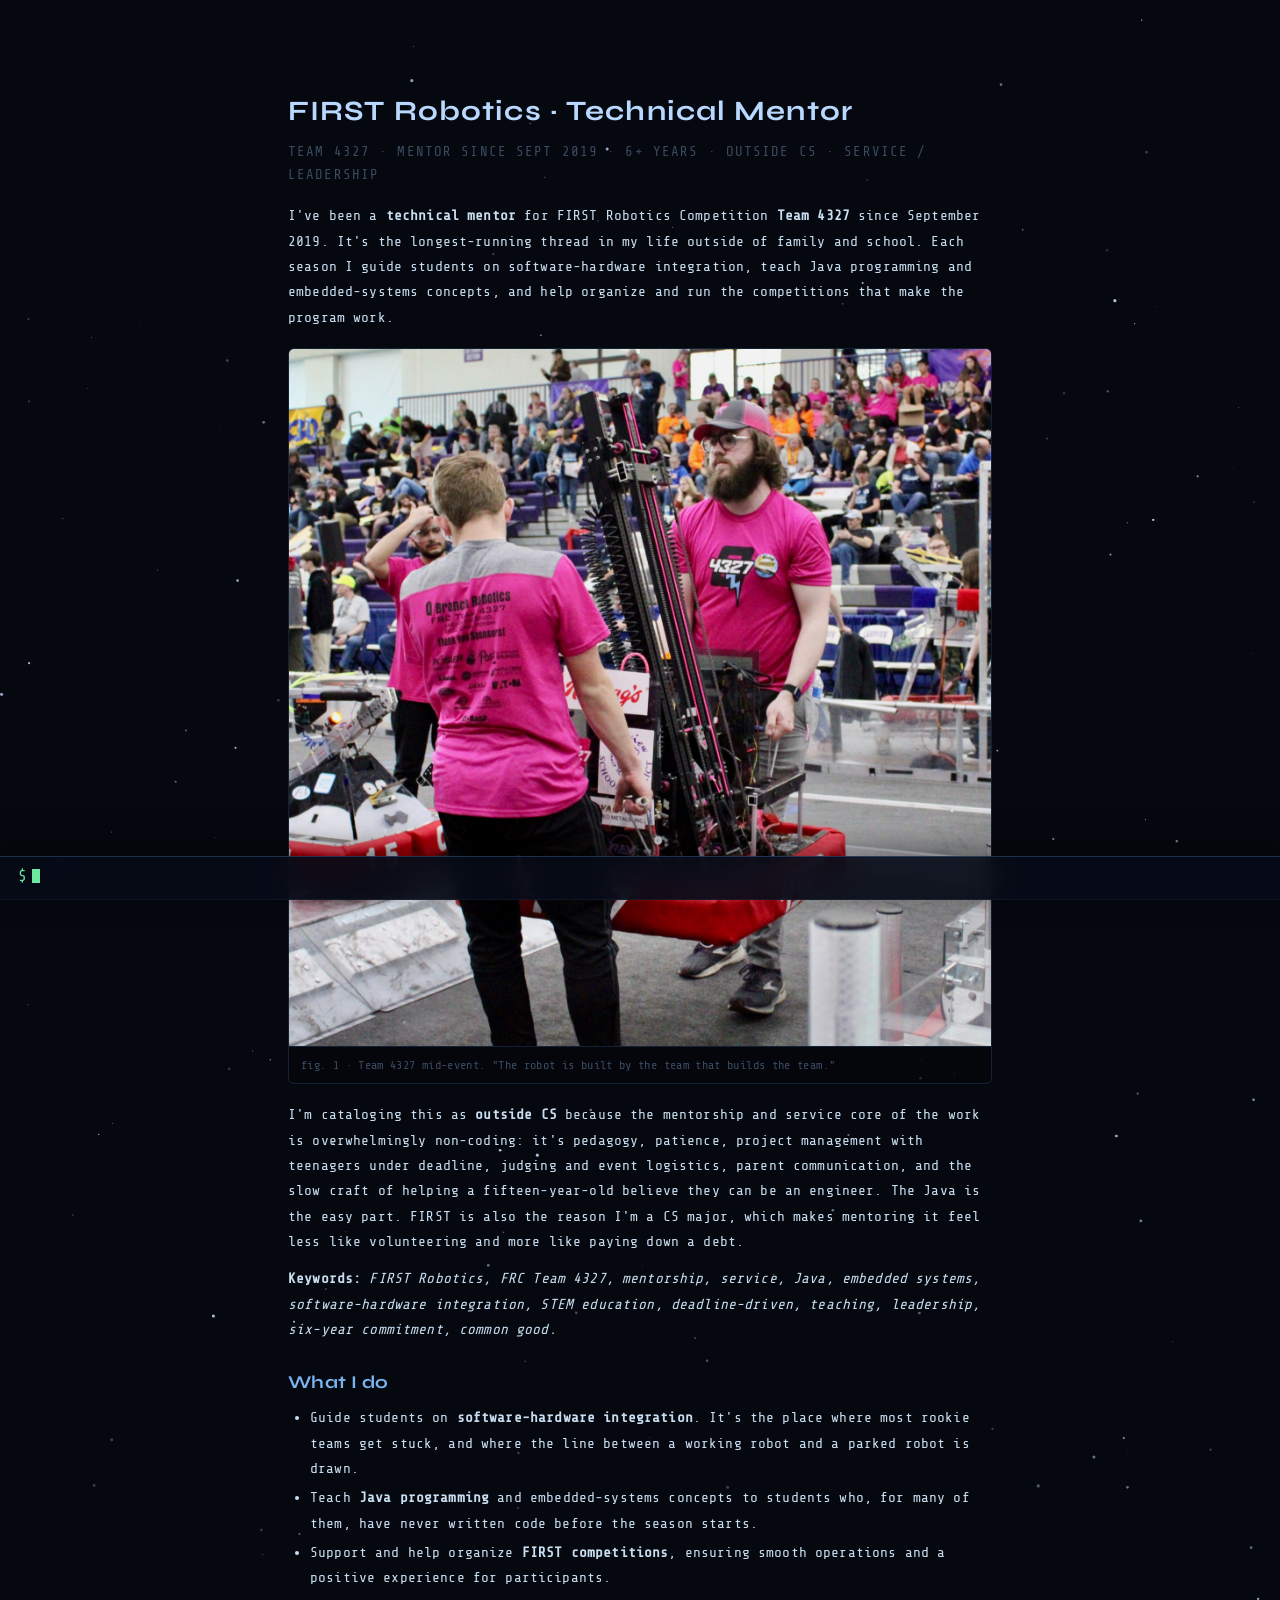
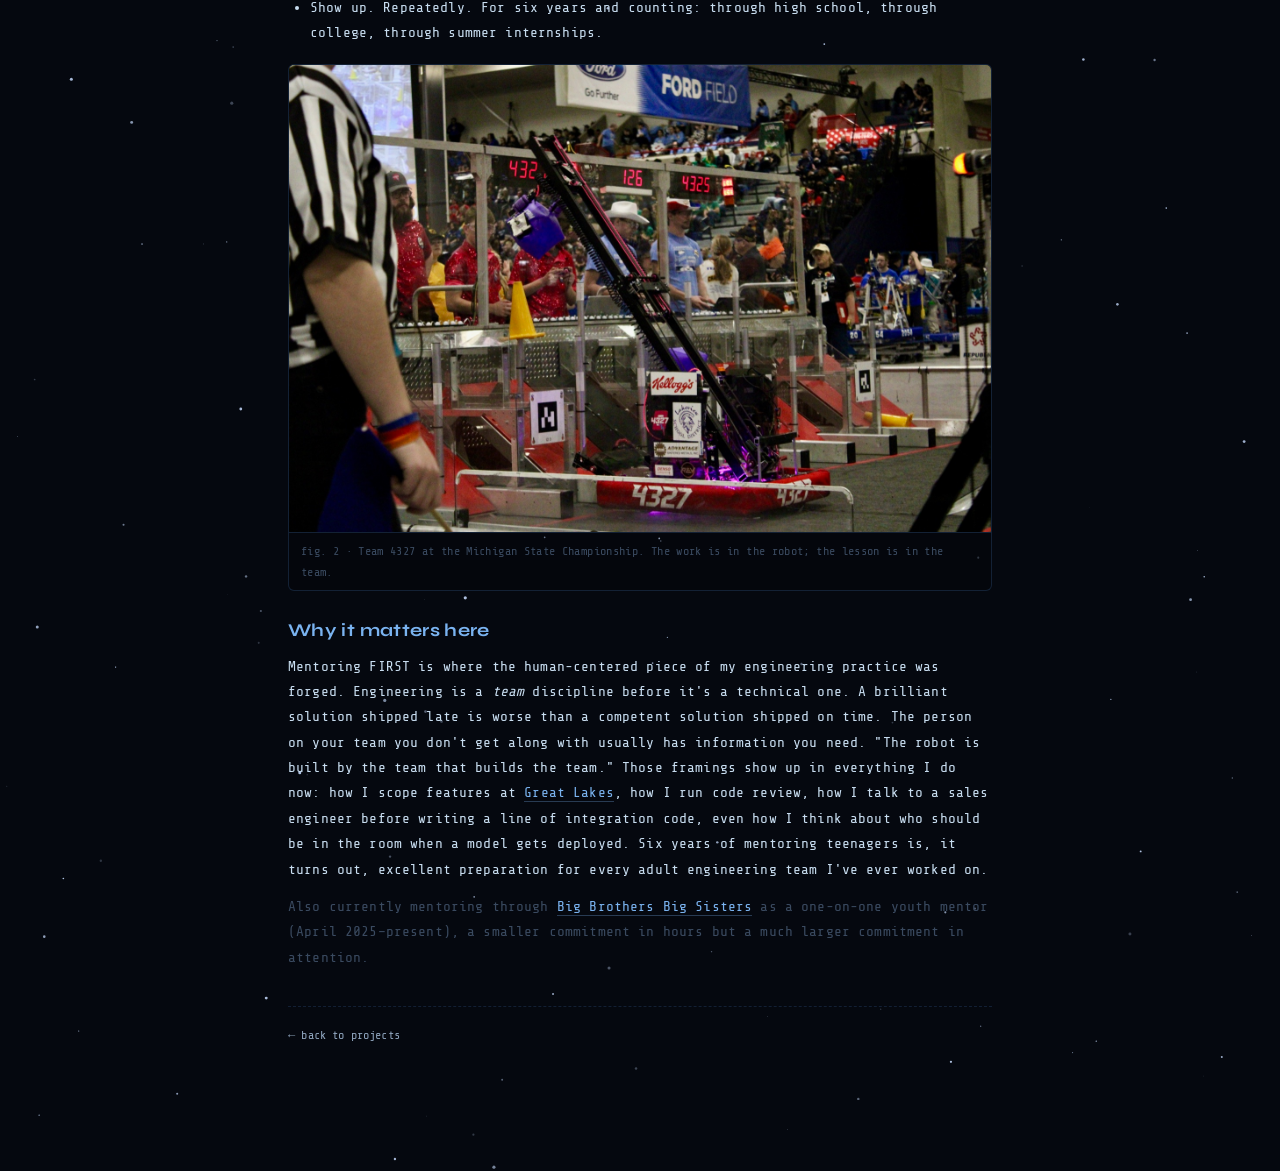
<file: projects/first-robotics/index.html>
<!DOCTYPE html>
<html lang="en">
<head>
  <meta charset="UTF-8" />
  <meta name="viewport" content="width=device-width, initial-scale=1.0" />
  <base href="/">
  <title>Josh Dunlap · FIRST Robotics</title>
  <link rel="icon" type="image/svg+xml" href="[data-uri]" />
  <link rel="preconnect" href="https://fonts.googleapis.com" />
  <link href="https://fonts.googleapis.com/css2?family=Share+Tech+Mono&family=Syne:wght@400;700&display=swap" rel="stylesheet" />
  <link rel="stylesheet" href="assets/auriga.css" />
</head>
<body class="scroll-page">

<canvas id="stars-canvas"></canvas>

<main class="page">
  <h1 class="title">FIRST Robotics · Technical Mentor</h1>
  <h2 class="subtitle">Team 4327 &middot; Mentor since Sept 2019 &middot; 6+ years &middot; Outside CS &middot; Service / Leadership</h2>

  <p>I've been a <strong>technical mentor</strong> for FIRST Robotics Competition <strong>Team 4327</strong> since September 2019. It's the longest-running thread in my life outside of family and school. Each season I guide students on software-hardware integration, teach Java programming and embedded-systems concepts, and help organize and run the competitions that make the program work.</p>

  <div class="figure">
    <img src="assets/robotics-carrying-robot.jpg" alt="Two Team 4327 members in pink robotics shirts carrying the team's competition robot off the field. The robot frame is red with the team number 4327 printed on the side, and a vertical mechanism rises from the chassis. Competition stands and other teams visible in the background." />
    <div class="caption">fig. 1 &middot; Team 4327 mid-event. "The robot is built by the team that builds the team."</div>
  </div>

  <p>I'm cataloging this as <strong>outside CS</strong> because the mentorship and service core of the work is overwhelmingly non-coding: it's pedagogy, patience, project management with teenagers under deadline, judging and event logistics, parent communication, and the slow craft of helping a fifteen-year-old believe they can be an engineer. The Java is the easy part. FIRST is also the reason I'm a CS major, which makes mentoring it feel less like volunteering and more like paying down a debt.</p>

  <p><strong>Keywords:</strong> <em>FIRST Robotics, FRC Team 4327, mentorship, service, Java, embedded systems, software-hardware integration, STEM education, deadline-driven, teaching, leadership, six-year commitment, common good.</em></p>

  <h3>What I do</h3>
  <ul>
    <li>Guide students on <strong>software-hardware integration</strong>. It's the place where most rookie teams get stuck, and where the line between a working robot and a parked robot is drawn.</li>
    <li>Teach <strong>Java programming</strong> and embedded-systems concepts to students who, for many of them, have never written code before the season starts.</li>
    <li>Support and help organize <strong>FIRST competitions</strong>, ensuring smooth operations and a positive experience for participants.</li>
    <li>Show up. Repeatedly. For six years and counting: through high school, through college, through summer internships.</li>
  </ul>

  <div class="figure">
    <img src="assets/robot_photo.jpg" alt="Team 4327's competition robot on the playing field at a FIRST event held at Ford Field. The robot has a tall vertical arm/mechanism extending above the chassis with team and sponsor decals visible (Kellogg's, others). Scoreboard scores '4327', '126', '4325' visible in the background; a referee in striped shirt stands in the foreground." />
    <div class="caption">fig. 2 &middot; Team 4327 at the Michigan State Championship. The work is in the robot; the lesson is in the team.</div>
  </div>

  <h3>Why it matters here</h3>
  <p>Mentoring FIRST is where the human-centered piece of my engineering practice was forged. Engineering is a <em>team</em> discipline before it's a technical one. A brilliant solution shipped late is worse than a competent solution shipped on time. The person on your team you don't get along with usually has information you need. "The robot is built by the team that builds the team." Those framings show up in everything I do now: how I scope features at <a href="projects/distribution/">Great Lakes</a>, how I run code review, how I talk to a sales engineer before writing a line of integration code, even how I think about who should be in the room when a model gets deployed. Six years of mentoring teenagers is, it turns out, excellent preparation for every adult engineering team I've ever worked on.</p>

  <p class="dim">Also currently mentoring through <a href="https://www.bbbs.org/" target="_blank" rel="noopener">Big Brothers Big Sisters</a> as a one-on-one youth mentor (April 2025–present), a smaller commitment in hours but a much larger commitment in attention.</p>

  <nav class="page-footer">
    <a href="projects/">← back to projects</a>
  </nav>
</main>

<div id="auriga-label">Auriga · The Charioteer</div>
<script src="assets/auriga.js"></script>
<script src="assets/terminal.js"></script>
<script>AurigaTerminal.mountDock();</script>
</body>
</html>
</file>
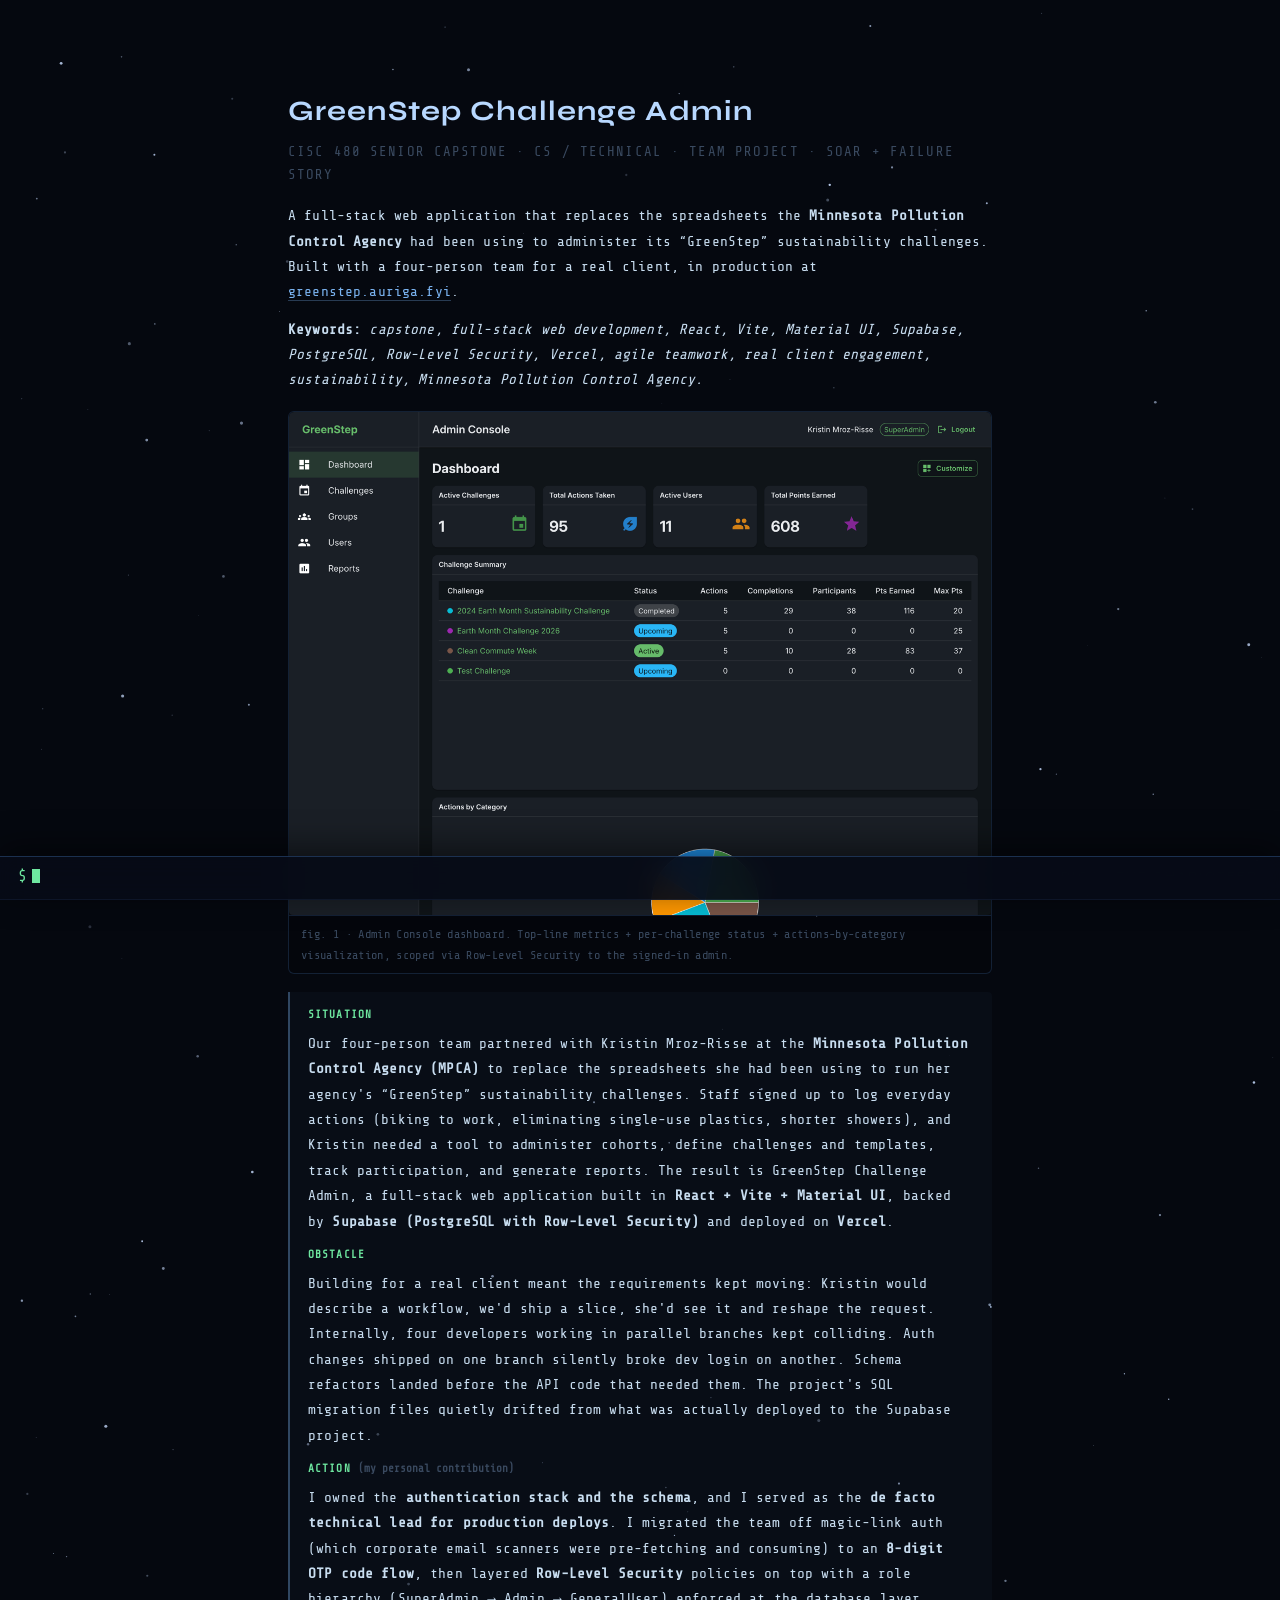
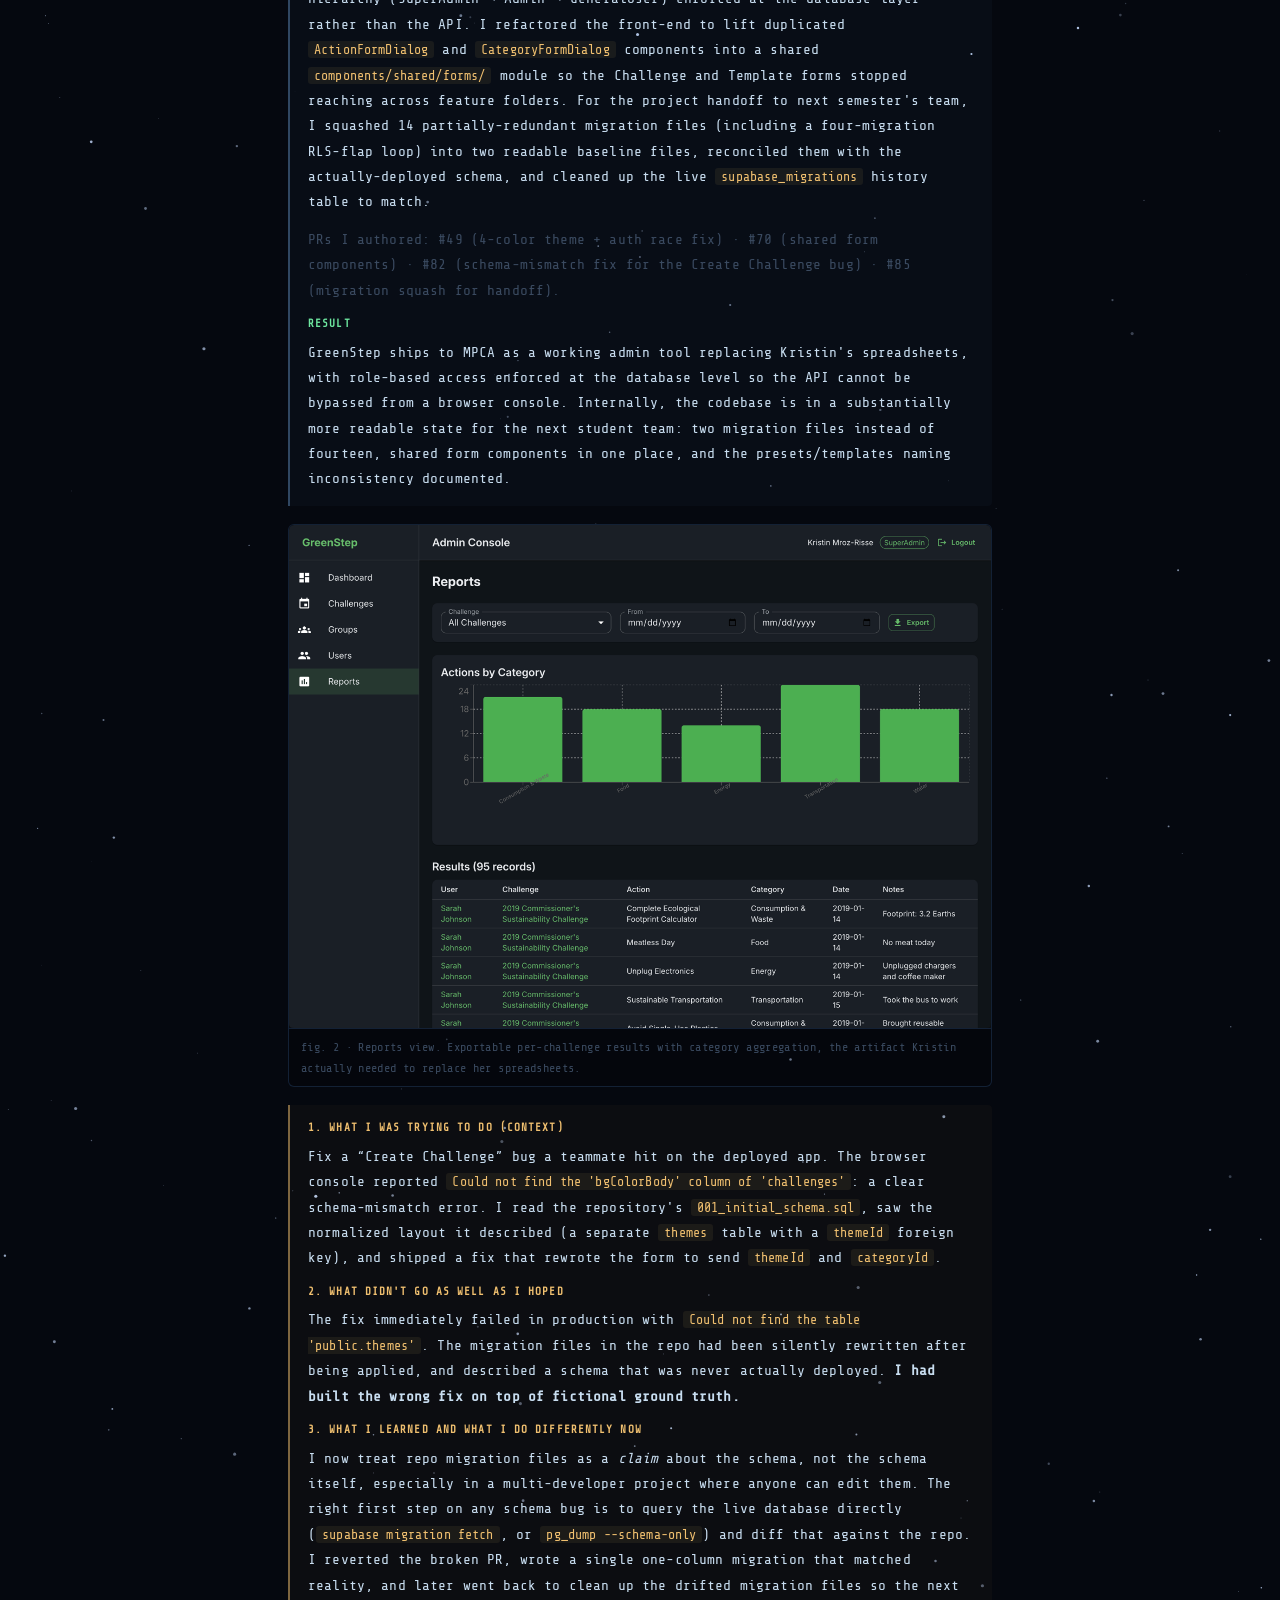
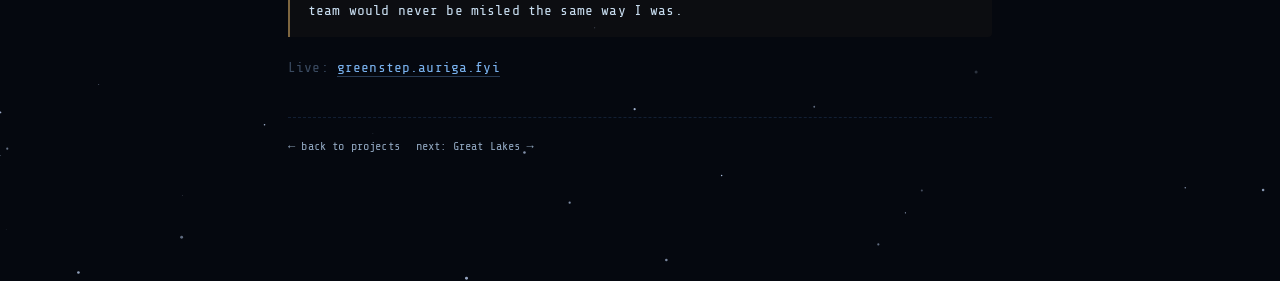
<file: projects/greenstep/index.html>
<!DOCTYPE html>
<html lang="en">
<head>
  <meta charset="UTF-8" />
  <meta name="viewport" content="width=device-width, initial-scale=1.0" />
  <base href="/">
  <title>Josh Dunlap · GreenStep (capstone)</title>
  <link rel="icon" type="image/svg+xml" href="[data-uri]" />
  <link rel="preconnect" href="https://fonts.googleapis.com" />
  <link href="https://fonts.googleapis.com/css2?family=Share+Tech+Mono&family=Syne:wght@400;700&display=swap" rel="stylesheet" />
  <link rel="stylesheet" href="assets/auriga.css" />
</head>
<body class="scroll-page">

<canvas id="stars-canvas"></canvas>

<main class="page">
  <h1 class="title">GreenStep Challenge Admin</h1>
  <h2 class="subtitle">CISC 480 senior capstone &middot; CS / technical &middot; team project &middot; SOAR + failure story</h2>

  <p>A full-stack web application that replaces the spreadsheets the <strong>Minnesota Pollution Control Agency</strong> had been using to administer its &ldquo;GreenStep&rdquo; sustainability challenges. Built with a four-person team for a real client, in production at <a href="https://greenstep.auriga.fyi" target="_blank" rel="noopener">greenstep.auriga.fyi</a>.</p>

  <p><strong>Keywords:</strong> <em>capstone, full-stack web development, React, Vite, Material UI, Supabase, PostgreSQL, Row-Level Security, Vercel, agile teamwork, real client engagement, sustainability, Minnesota Pollution Control Agency.</em></p>

  <div class="figure">
    <img src="assets/greenstep-dashboard.png" alt="GreenStep Admin Console dashboard. Top stats: Active Challenges 1, Total Actions Taken 95, Active Users 11, Total Points Earned 608. Challenge summary table listing four challenges with status (Completed, Upcoming, Active), action counts, completions, participants, and points. Below: Actions by Category pie chart." />
    <div class="caption">fig. 1 &middot; Admin Console dashboard. Top-line metrics + per-challenge status + actions-by-category visualization, scoped via Row-Level Security to the signed-in admin.</div>
  </div>

  <div class="story">
    <h4>Situation</h4>
    <p>Our four-person team partnered with Kristin Mroz-Risse at the <strong>Minnesota Pollution Control Agency (MPCA)</strong> to replace the spreadsheets she had been using to run her agency's &ldquo;GreenStep&rdquo; sustainability challenges. Staff signed up to log everyday actions (biking to work, eliminating single-use plastics, shorter showers), and Kristin needed a tool to administer cohorts, define challenges and templates, track participation, and generate reports. The result is GreenStep Challenge Admin, a full-stack web application built in <strong>React + Vite + Material UI</strong>, backed by <strong>Supabase (PostgreSQL with Row-Level Security)</strong> and deployed on <strong>Vercel</strong>.</p>

    <h4>Obstacle</h4>
    <p>Building for a real client meant the requirements kept moving: Kristin would describe a workflow, we'd ship a slice, she'd see it and reshape the request. Internally, four developers working in parallel branches kept colliding. Auth changes shipped on one branch silently broke dev login on another. Schema refactors landed before the API code that needed them. The project's SQL migration files quietly drifted from what was actually deployed to the Supabase project.</p>

    <h4>Action <span class="dim" style="font-size: 11px; text-transform: none; letter-spacing: 0;">(my personal contribution)</span></h4>
    <p>I owned the <strong>authentication stack and the schema</strong>, and I served as the <strong>de facto technical lead for production deploys</strong>. I migrated the team off magic-link auth (which corporate email scanners were pre-fetching and consuming) to an <strong>8-digit OTP code flow</strong>, then layered <strong>Row-Level Security</strong> policies on top with a role hierarchy (SuperAdmin &rarr; Admin &rarr; GeneralUser) enforced at the database layer rather than the API. I refactored the front-end to lift duplicated <code>ActionFormDialog</code> and <code>CategoryFormDialog</code> components into a shared <code>components/shared/forms/</code> module so the Challenge and Template forms stopped reaching across feature folders. For the project handoff to next semester's team, I squashed 14 partially-redundant migration files (including a four-migration RLS-flap loop) into two readable baseline files, reconciled them with the actually-deployed schema, and cleaned up the live <code>supabase_migrations</code> history table to match.</p>
    <p class="dim">PRs I authored: #49 (4-color theme + auth race fix) &middot; #70 (shared form components) &middot; #82 (schema-mismatch fix for the Create Challenge bug) &middot; #85 (migration squash for handoff).</p>

    <h4>Result</h4>
    <p>GreenStep ships to MPCA as a working admin tool replacing Kristin's spreadsheets, with role-based access enforced at the database level so the API cannot be bypassed from a browser console. Internally, the codebase is in a substantially more readable state for the next student team: two migration files instead of fourteen, shared form components in one place, and the presets/templates naming inconsistency documented.</p>
  </div>

  <div class="figure">
    <img src="assets/greenstep-reports.png" alt="GreenStep Reports view. Filter controls for Challenge and date range with an Export button. 'Actions by Category' bar chart aggregating 95 logged actions. Results table below listing individual user submissions with challenge, action, category, date, and notes (Footprint: 3.2 Earths; No meat today; Unplugged chargers and coffee maker; Took the bus to work; Brought reusable...)." />
    <div class="caption">fig. 2 &middot; Reports view. Exportable per-challenge results with category aggregation, the artifact Kristin actually needed to replace her spreadsheets.</div>
  </div>

  <div class="story failure">
    <h4>1. What I was trying to do (context)</h4>
    <p>Fix a &ldquo;Create Challenge&rdquo; bug a teammate hit on the deployed app. The browser console reported <code>Could not find the 'bgColorBody' column of 'challenges'</code>: a clear schema-mismatch error. I read the repository's <code>001_initial_schema.sql</code>, saw the normalized layout it described (a separate <code>themes</code> table with a <code>themeId</code> foreign key), and shipped a fix that rewrote the form to send <code>themeId</code> and <code>categoryId</code>.</p>

    <h4>2. What didn't go as well as I hoped</h4>
    <p>The fix immediately failed in production with <code>Could not find the table 'public.themes'</code>. The migration files in the repo had been silently rewritten after being applied, and described a schema that was never actually deployed. <strong>I had built the wrong fix on top of fictional ground truth.</strong></p>

    <h4>3. What I learned and what I do differently now</h4>
    <p>I now treat repo migration files as a <em>claim</em> about the schema, not the schema itself, especially in a multi-developer project where anyone can edit them. The right first step on any schema bug is to query the live database directly (<code>supabase migration fetch</code>, or <code>pg_dump --schema-only</code>) and diff that against the repo. I reverted the broken PR, wrote a single one-column migration that matched reality, and later went back to clean up the drifted migration files so the next team would never be misled the same way I was.</p>
  </div>

  <p class="dim">Live: <a href="https://greenstep.auriga.fyi" target="_blank" rel="noopener">greenstep.auriga.fyi</a></p>

  <nav class="page-footer">
    <a href="projects/">← back to projects</a>
    <a href="projects/distribution/">next: Great Lakes →</a>
  </nav>
</main>

<div id="auriga-label">Auriga · The Charioteer</div>
<script src="assets/auriga.js"></script>
<script src="assets/terminal.js"></script>
<script>AurigaTerminal.mountDock();</script>
</body>
</html>
</file>
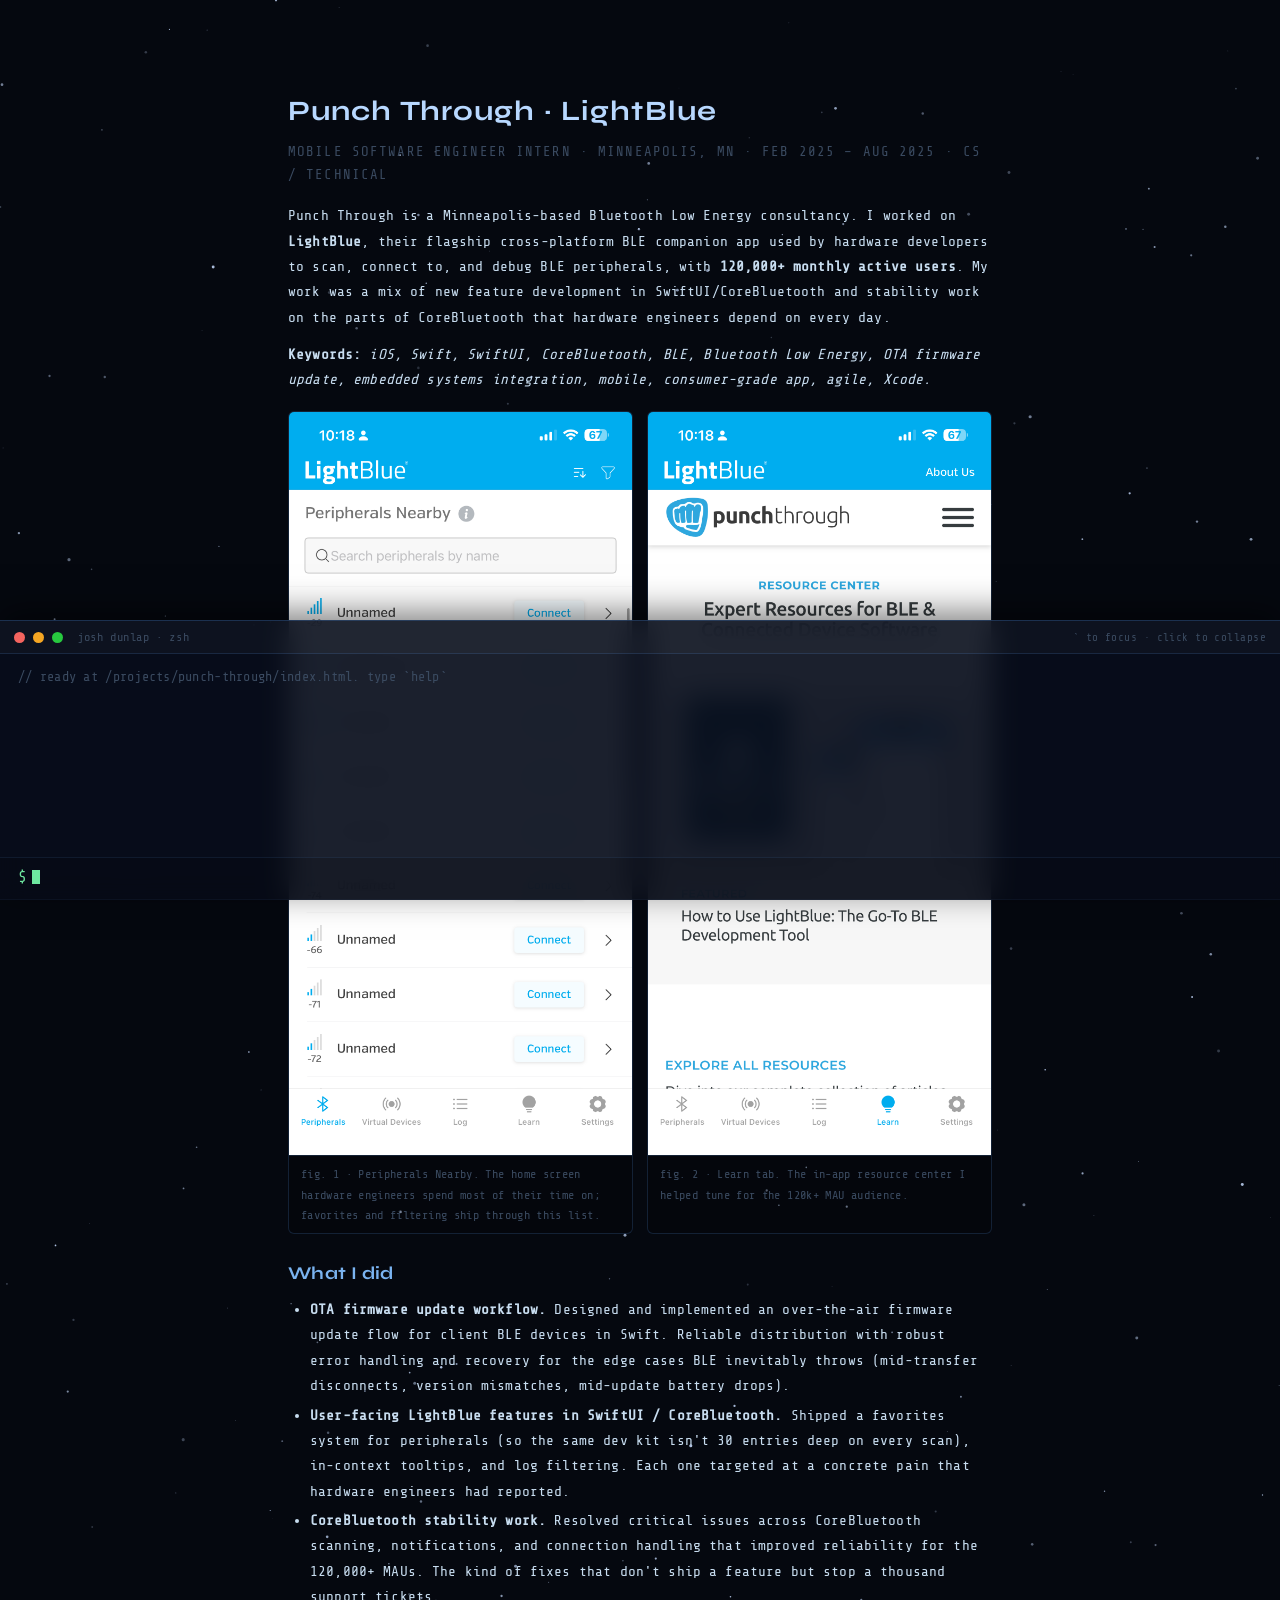
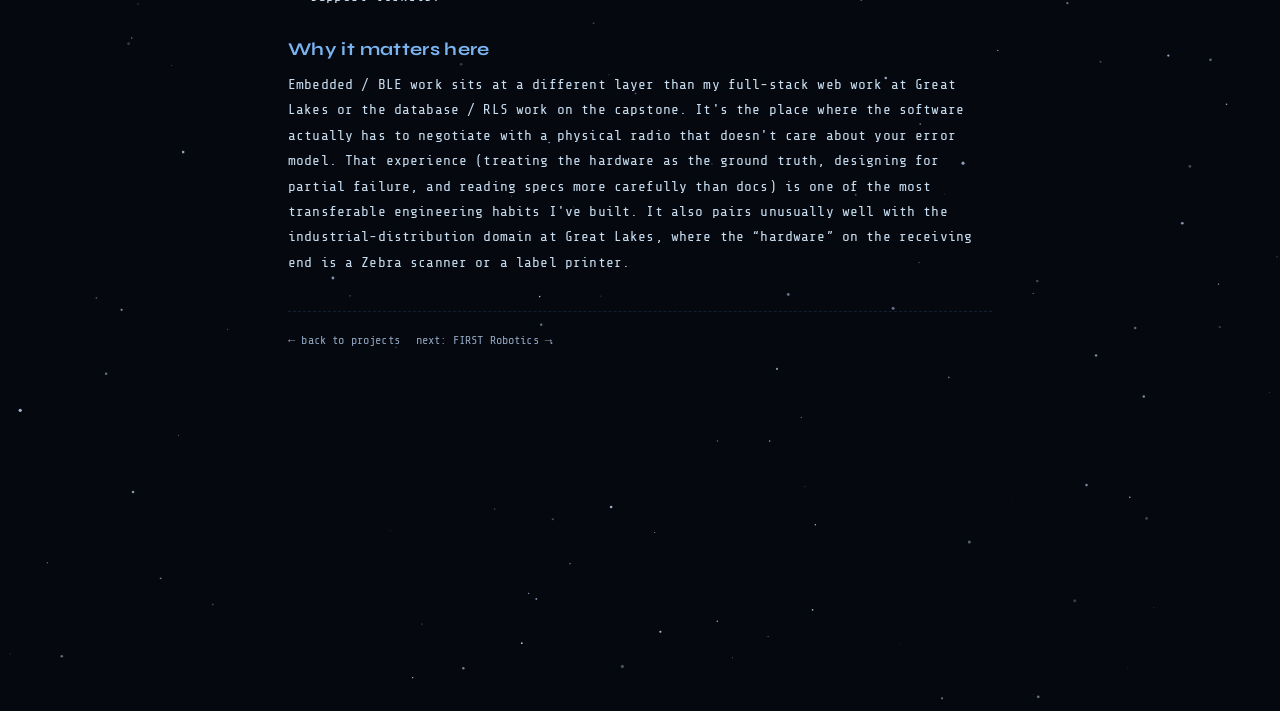
<file: projects/punch-through/index.html>
<!DOCTYPE html>
<html lang="en">
<head>
  <meta charset="UTF-8" />
  <meta name="viewport" content="width=device-width, initial-scale=1.0" />
  <base href="/">
  <title>Josh Dunlap · Punch Through</title>
  <link rel="icon" type="image/svg+xml" href="[data-uri]" />
  <link rel="preconnect" href="https://fonts.googleapis.com" />
  <link href="https://fonts.googleapis.com/css2?family=Share+Tech+Mono&family=Syne:wght@400;700&display=swap" rel="stylesheet" />
  <link rel="stylesheet" href="assets/auriga.css" />
</head>
<body class="scroll-page">

<canvas id="stars-canvas"></canvas>

<main class="page">
  <h1 class="title">Punch Through · LightBlue</h1>
  <h2 class="subtitle">Mobile Software Engineer Intern &middot; Minneapolis, MN &middot; Feb 2025 – Aug 2025 &middot; CS / technical</h2>

  <p>Punch Through is a Minneapolis-based Bluetooth Low Energy consultancy. I worked on <strong>LightBlue</strong>, their flagship cross-platform BLE companion app used by hardware developers to scan, connect to, and debug BLE peripherals, with <strong>120,000+ monthly active users</strong>. My work was a mix of new feature development in SwiftUI/CoreBluetooth and stability work on the parts of CoreBluetooth that hardware engineers depend on every day.</p>

  <p><strong>Keywords:</strong> <em>iOS, Swift, SwiftUI, CoreBluetooth, BLE, Bluetooth Low Energy, OTA firmware update, embedded systems integration, mobile, consumer-grade app, agile, Xcode.</em></p>

  <div class="figure-row">
    <div class="figure">
      <img src="assets/lightblue-home.png" alt="LightBlue Peripherals Nearby screen on iOS. Search bar plus a scrollable list of detected BLE peripherals with signal strength bars and Connect buttons. Bottom tab bar: Peripherals, Virtual Devices, Log, Learn, Settings." />
      <div class="caption">fig. 1 &middot; Peripherals Nearby. The home screen hardware engineers spend most of their time on; favorites and filtering ship through this list.</div>
    </div>
    <div class="figure">
      <img src="assets/lightblue-learn.png" alt="LightBlue Learn tab on iOS. Resource Center header with featured guide 'How to Use LightBlue: The Go-To BLE Development Tool', plus a section titled 'Explore All Resources'." />
      <div class="caption">fig. 2 &middot; Learn tab. The in-app resource center I helped tune for the 120k+ MAU audience.</div>
    </div>
  </div>

  <h3>What I did</h3>
  <ul>
    <li><strong>OTA firmware update workflow.</strong> Designed and implemented an over-the-air firmware update flow for client BLE devices in Swift. Reliable distribution with robust error handling and recovery for the edge cases BLE inevitably throws (mid-transfer disconnects, version mismatches, mid-update battery drops).</li>
    <li><strong>User-facing LightBlue features in SwiftUI / CoreBluetooth.</strong> Shipped a favorites system for peripherals (so the same dev kit isn't 30 entries deep on every scan), in-context tooltips, and log filtering. Each one targeted at a concrete pain that hardware engineers had reported.</li>
    <li><strong>CoreBluetooth stability work.</strong> Resolved critical issues across CoreBluetooth scanning, notifications, and connection handling that improved reliability for the 120,000+ MAUs. The kind of fixes that don't ship a feature but stop a thousand support tickets.</li>
  </ul>

  <h3>Why it matters here</h3>
  <p>Embedded / BLE work sits at a different layer than my full-stack web work at Great Lakes or the database / RLS work on the capstone. It's the place where the software actually has to negotiate with a physical radio that doesn't care about your error model. That experience (treating the hardware as the ground truth, designing for partial failure, and reading specs more carefully than docs) is one of the most transferable engineering habits I've built. It also pairs unusually well with the industrial-distribution domain at Great Lakes, where the &ldquo;hardware&rdquo; on the receiving end is a Zebra scanner or a label printer.</p>

  <nav class="page-footer">
    <a href="projects/">← back to projects</a>
    <a href="projects/first-robotics/">next: FIRST Robotics →</a>
  </nav>
</main>

<div id="auriga-label">Auriga · The Charioteer</div>
<script src="assets/auriga.js"></script>
<script src="assets/terminal.js"></script>
<script>AurigaTerminal.mountDock();</script>
</body>
</html>
</file>
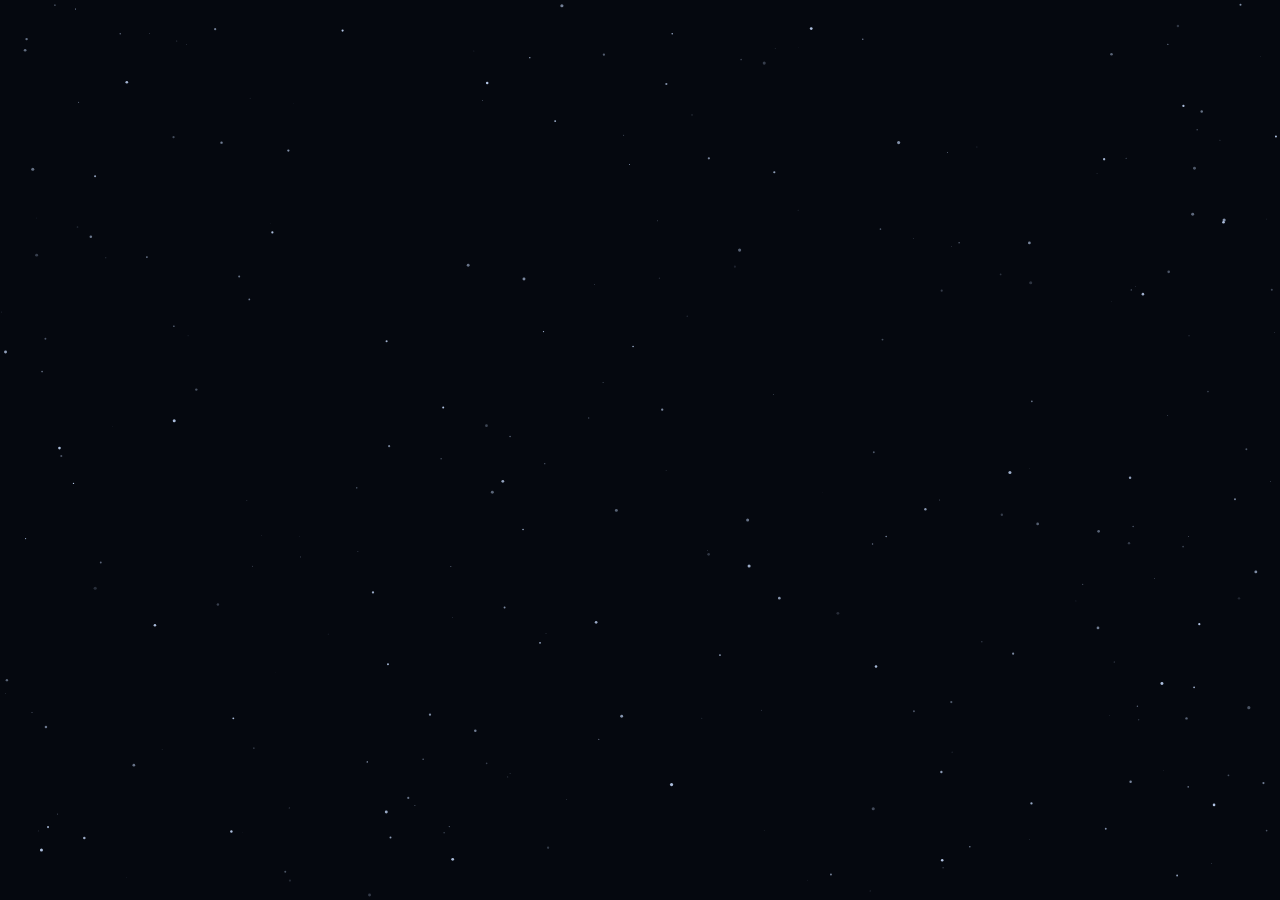
<file: redacted.html>
<!DOCTYPE html>
<html lang="en">
<head>
  <meta charset="UTF-8" />
  <meta name="viewport" content="width=device-width, initial-scale=1.0" />
  <base href="/">
  <title>Josh Dunlap · [redacted]</title>
  <style>
    *, *::before, *::after { margin: 0; padding: 0; box-sizing: border-box; }
    html, body {
      width: 100%; height: 100%;
      background: #05080f;
      overflow: hidden;
    }

    #stars-canvas {
      position: fixed;
      inset: 0;
      z-index: 0;
    }

    /*
      Size the iframe to fit 16:9 video exactly, then scale up ~20%
      to crop YouTube's top bar and bottom controls off-screen.
      The starfield shows through around the video.
    */
    .video-wrap {
      position: fixed;
      inset: 0;
      z-index: 1;
      overflow: hidden;
      display: flex;
      align-items: center;
      justify-content: center;
    }

    .video-wrap iframe {
      /* Fill viewport maintaining 16:9, then scale to crop controls */
      width: 100vw;
      height: 56.25vw; /* 16:9 */
      min-width: 177.78vh; /* inverse: fill vertically if needed */
      min-height: 100vh;
      border: none;
      pointer-events: none;
      transform: scale(1.2);
    }
  </style>
</head>
<body>

<canvas id="stars-canvas"></canvas>

<div class="video-wrap">
  <iframe
    id="yt"
    src="https://www.youtube.com/embed/dQw4w9WgXcQ?autoplay=1&mute=0&controls=0&showinfo=0&rel=0&modestbranding=1&iv_load_policy=3&loop=1&playlist=dQw4w9WgXcQ&start=0&disablekb=1"
    allow="autoplay; encrypted-media"
    allowfullscreen
  ></iframe>
</div>

<script>
  /* ── STARFIELD (matches 404 / index) ── */
  const canvas = document.getElementById('stars-canvas');
  const ctx = canvas.getContext('2d');
  let stars = [];

  function resize() { canvas.width = window.innerWidth; canvas.height = window.innerHeight; }
  function initStars(n = 260) {
    stars = Array.from({ length: n }, () => ({
      x: Math.random() * canvas.width, y: Math.random() * canvas.height,
      r: Math.random() * 1.4 + 0.2,
      a: Math.random() * 0.7 + 0.2,
      da: (Math.random() - 0.5) * 0.003,
    }));
  }
  function drawStars() {
    ctx.clearRect(0, 0, canvas.width, canvas.height);
    for (const s of stars) {
      s.a += s.da;
      if (s.a > 0.9 || s.a < 0.1) s.da *= -1;
      ctx.beginPath();
      ctx.arc(s.x, s.y, s.r, 0, Math.PI * 2);
      ctx.fillStyle = `rgba(200,220,255,${s.a})`;
      ctx.fill();
    }
    requestAnimationFrame(drawStars);
  }
  resize(); initStars();
  window.addEventListener('resize', () => { resize(); initStars(); });
  drawStars();

  /* ── CHAOS MODE ── */
  let chaosActive = true;

  // Trap back navigation
  history.pushState(null, '', location.href);
  window.addEventListener('popstate', () => {
    history.pushState(null, '', location.href);
  });

  // Prevent right-click
  document.addEventListener('contextmenu', e => e.preventDefault());

  // Request fullscreen on first interaction
  function goFullscreen() {
    if (!chaosActive) return;
    const el = document.documentElement;
    (el.requestFullscreen || el.webkitRequestFullscreen || el.msRequestFullscreen).call(el).catch(() => {});
  }
  // Every click re-requests fullscreen (user gesture required by browsers)
  document.addEventListener('click', goFullscreen);

  // Block leaving the page
  window.addEventListener('beforeunload', e => {
    if (!chaosActive) return;
    e.preventDefault();
    e.returnValue = '';
  });

  // Cycling page title
  const titles = [
    'NEVER GONNA GIVE YOU UP',
    'NEVER GONNA LET YOU DOWN',
    'NEVER GONNA RUN AROUND',
    'AND DESERT YOU',
  ];
  let titleIdx = 0;
  const titleInterval = setInterval(() => {
    if (!chaosActive) return;
    document.title = titles[titleIdx];
    titleIdx = (titleIdx + 1) % titles.length;
  }, 1500);

  // Block keyboard shortcuts that could pause/escape
  document.addEventListener('keydown', e => {
    // Escape hatch: Cmd/Ctrl+Shift+9
    if (e.key === '9' && e.shiftKey && (e.metaKey || e.ctrlKey)) {
      e.preventDefault();
      chaosActive = false;
      clearInterval(titleInterval);
      document.title = 'Josh Dunlap · [redacted]';
      if (document.fullscreenElement) {
        document.exitFullscreen().catch(() => {});
      }
      // Show escape indicator
      const indicator = document.createElement('div');
      indicator.textContent = '✓ escaped';
      Object.assign(indicator.style, {
        position: 'fixed', bottom: '16px', left: '16px', zIndex: '10',
        fontFamily: "'Share Tech Mono', monospace", fontSize: '11px',
        color: 'rgba(110, 231, 160, 0.5)', letterSpacing: '0.05em',
        opacity: '0', transition: 'opacity 0.4s ease',
      });
      document.body.appendChild(indicator);
      requestAnimationFrame(() => { indicator.style.opacity = '1'; });
      return;
    }

    if (!chaosActive) return;

    // Block spacebar, k (YT pause), escape, and media keys
    const blocked = ['Space', 'KeyK', 'Escape', 'MediaPlayPause', 'MediaStop'];
    if (blocked.includes(e.code) || e.key === ' ') {
      e.preventDefault();
    }
  });
</script>
</body>
</html>
</file>
